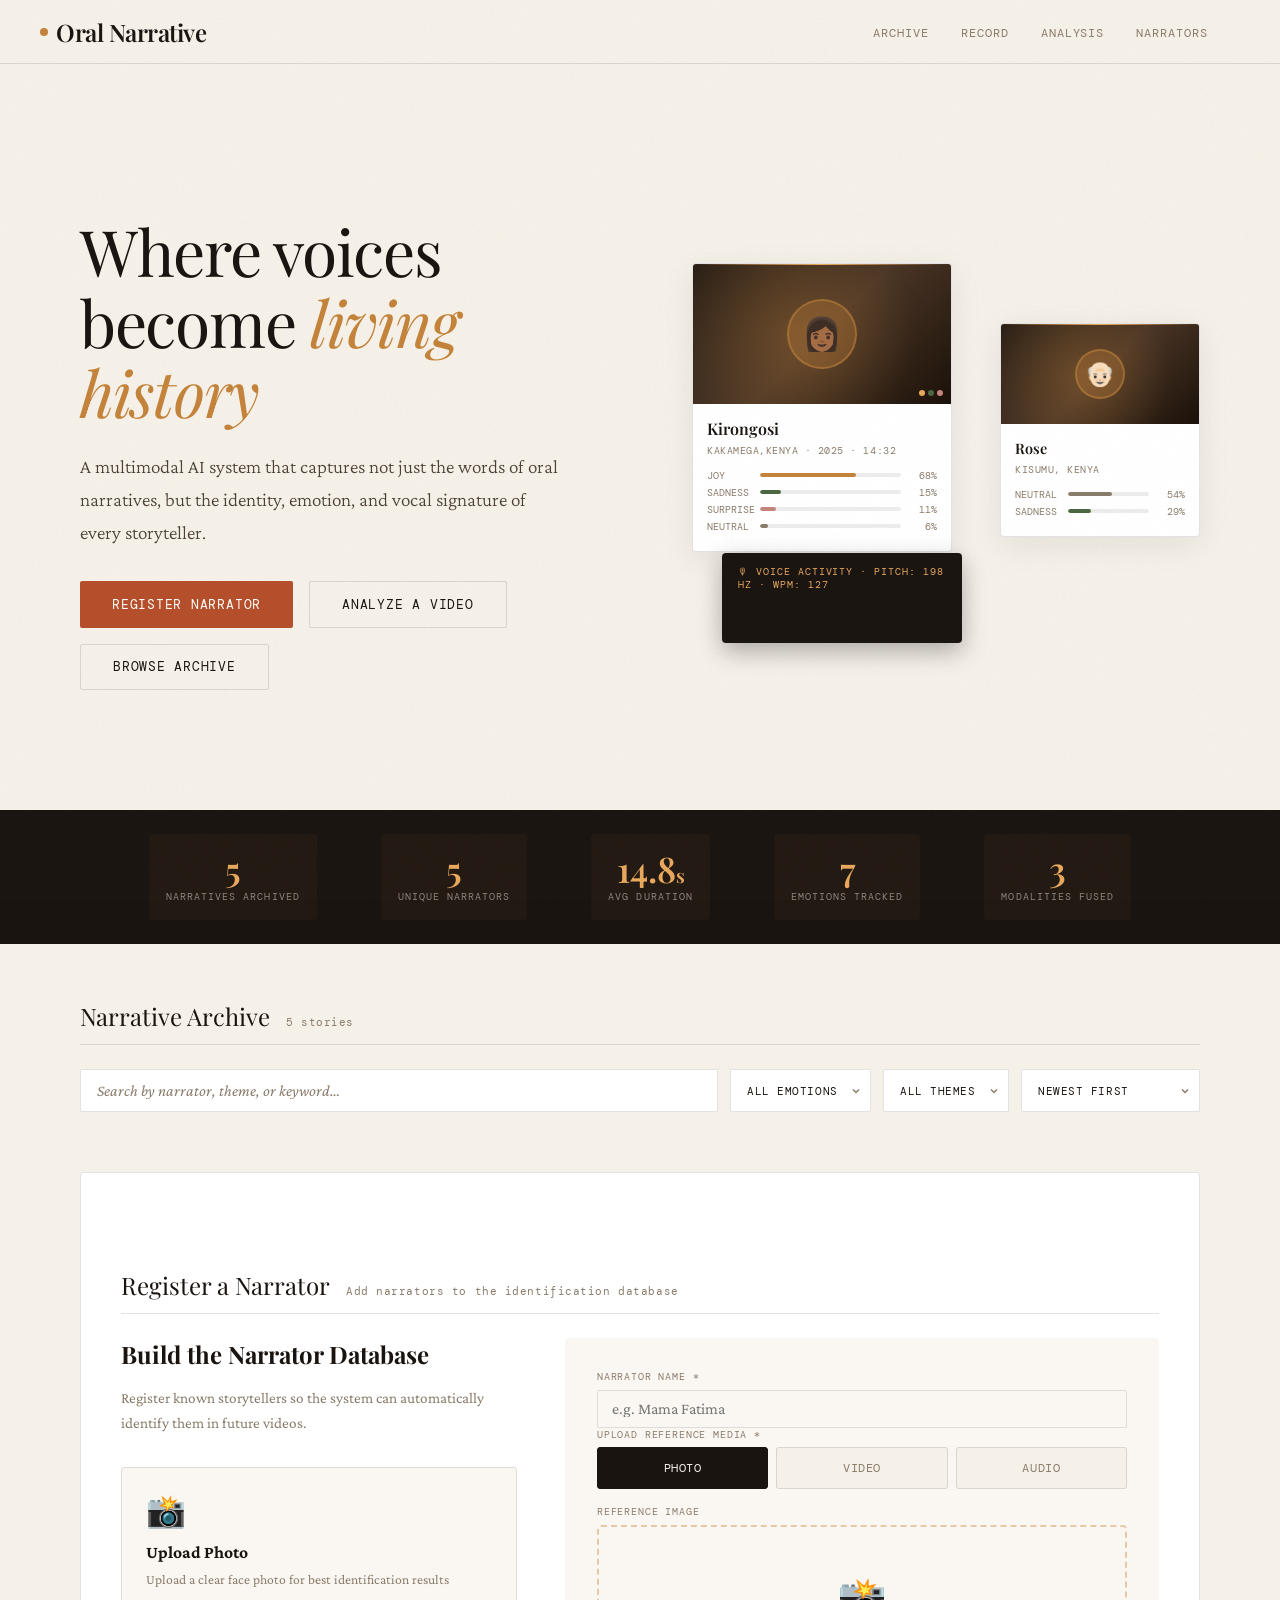
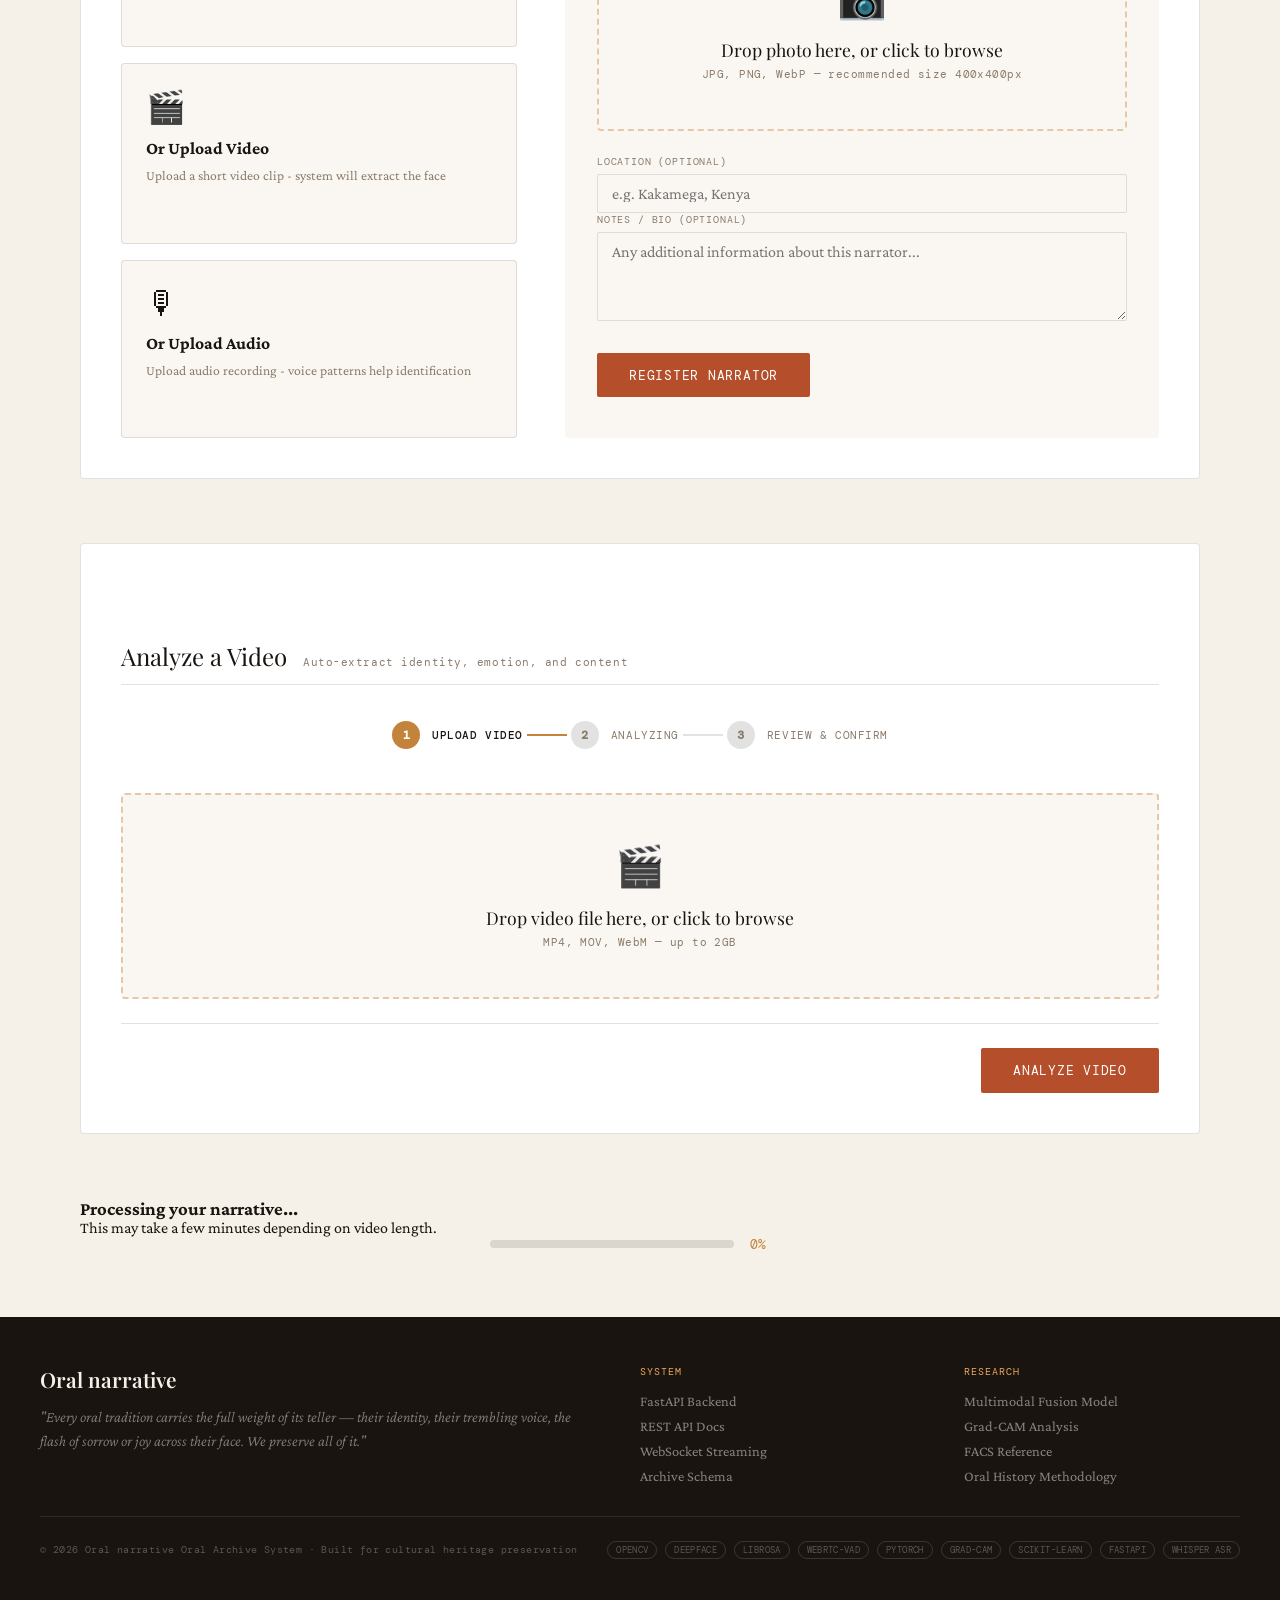
<file: frontend/index.html>
<!DOCTYPE html>
<html lang="en">
<head>
<meta charset="UTF-8">
<meta name="viewport" content="width=device-width, initial-scale=1.0">
<title>Oral narrative  — Oral Narrative Preservation</title>
<link rel="preconnect" href="https://fonts.googleapis.com">
<link href="https://fonts.googleapis.com/css2?family=Playfair+Display:ital,wght@0,400;0,600;1,400&family=DM+Mono:wght@300;400&family=Crimson+Pro:ital,wght=0,300;0,400;1,300&display=swap" rel="stylesheet">
<link rel="stylesheet" href="css/styles.css">
</head>
<body>

<a href="#archive" class="skip-link">Skip to main content</a>
<nav aria-label="Main navigation">
  <div class="nav-logo">
    <span></span>
    Oral Narrative
  </div>
  <button class="mobile-menu-toggle" onclick="toggleMobileMenu()" aria-label="Toggle menu">
    <span></span>
    <span></span>
    <span></span>
  </button>
  <ul class="nav-links">
    <li><a href="index.html#archive">Archive</a></li>
    <li><a href="index.html#upload">Record</a></li>
    <li><a href="analysis.html">Analysis</a></li>
    <li><a href="narrators.html">Narrators</a></li>
    <li class="admin-only" style="display:none;"><a href="admin.html">Admin</a></li>
    <li id="auth-container"></li>
  </ul>
</nav>

<section>
  <div class="hero">
    <div class="hero-text fade-up">
      <h1>Where voices become <em>living history</em></h1>
      <p>A multimodal AI system that captures not just the words of oral narratives, but the identity, emotion, and vocal signature of every storyteller.</p>
      <div class="hero-actions">
        <button class="btn-primary" onclick="document.getElementById('register-narrator').scrollIntoView({behavior:'smooth'})">Register Narrator</button>
        <button class="btn-secondary" onclick="document.getElementById('upload').scrollIntoView({behavior:'smooth'})">Analyze a Video</button>
        <button class="btn-secondary" onclick="document.getElementById('archive').scrollIntoView({behavior:'smooth'})">Browse Archive</button>
      </div>
    </div>
    <div class="hero-visual">
      <div class="narrator-card main">
        <div class="card-video">
          <div class="face-placeholder">👩🏾</div>
          <div class="face-scan"><div class="scan-line"></div></div>
          <div class="emotion-dots">
            <div class="emotion-dot" style="background:#e8a85c"></div>
            <div class="emotion-dot" style="background:#4a6741"></div>
            <div class="emotion-dot" style="background:#c4857a"></div>
          </div>
        </div>
        <div class="card-info">
          <div class="card-narrator-name">Kirongosi</div>
          <div class="card-meta">Kakamega,Kenya · 2025 · 14:32</div>
          <div class="emotion-bar-row">
            <div class="emotion-label">Joy</div>
            <div class="emotion-bar"><div class="emotion-fill" style="width:68%;background:#c4833a"></div></div>
            <div class="emotion-val">68%</div>
          </div>
          <div class="emotion-bar-row">
            <div class="emotion-label">Sadness</div>
            <div class="emotion-bar"><div class="emotion-fill" style="width:15%;background:#4a6741"></div></div>
            <div class="emotion-val">15%</div>
          </div>
          <div class="emotion-bar-row">
            <div class="emotion-label">Surprise</div>
            <div class="emotion-bar"><div class="emotion-fill" style="width:11%;background:#c4857a"></div></div>
            <div class="emotion-val">11%</div>
          </div>
          <div class="emotion-bar-row">
            <div class="emotion-label">Neutral</div>
            <div class="emotion-bar"><div class="emotion-fill" style="width:6%;background:#8a7b6a"></div></div>
            <div class="emotion-val">6%</div>
          </div>
        </div>
      </div>
      <div class="narrator-card secondary">
        <div class="card-video" style="height:100px">
          <div class="face-placeholder" style="width:50px;height:50px;font-size:1.5rem">👴🏻</div>
          <div class="face-scan"><div class="scan-line"></div></div>
        </div>
        <div class="card-info">
          <div class="card-narrator-name" style="font-size:0.9rem">Rose</div>
          <div class="card-meta">Kisumu, Kenya</div>
          <div class="emotion-bar-row">
            <div class="emotion-label">Neutral</div>
            <div class="emotion-bar"><div class="emotion-fill" style="width:54%;background:#8a7b6a"></div></div>
            <div class="emotion-val">54%</div>
          </div>
          <div class="emotion-bar-row">
            <div class="emotion-label">Sadness</div>
            <div class="emotion-bar"><div class="emotion-fill" style="width:29%;background:#4a6741"></div></div>
            <div class="emotion-val">29%</div>
          </div>
        </div>
      </div>
      <div class="waveform-card">
        <div class="waveform-label">🎙 Voice Activity · Pitch: 198 Hz · WPM: 127</div>
        <div class="waveform-bars" id="heroWave"></div>
      </div>
    </div>
  </div>
</section>

<div class="stats-bar">
  <div class="stat-item">
    <span class="stat-number" id="statNarratives">5</span>
    <span class="stat-label">Narratives Archived</span>
  </div>
  <div class="stat-item">
    <span class="stat-number" id="statNarrators">5</span>
    <span class="stat-label">Unique Narrators</span>
  </div>
  <div class="stat-item">
    <span class="stat-number">14.8<small style="font-size:1.2rem">s</small></span>
    <span class="stat-label">Avg Duration</span>
  </div>
  <div class="stat-item">
    <span class="stat-number">7</span>
    <span class="stat-label">Emotions Tracked</span>
  </div>
  <div class="stat-item">
    <span class="stat-number">3</span>
    <span class="stat-label">Modalities Fused</span>
  </div>
</div>

<main>
  <section id="archive">
    <div class="section-header">
      <h2 class="section-title">Narrative Archive</h2>
      <span class="section-count" id="archiveCount">5 stories</span>
    </div>
    <div class="search-controls" role="search">
      <div class="search-field">
        <span class="search-icon" aria-hidden="true">⌕</span>
        <input type="text" id="searchInput" placeholder="Search by narrator, theme, or keyword…" oninput="debounceFilter()" aria-label="Search narratives">
      </div>
      <select class="filter-select" id="emotionFilter" onchange="filterNarratives()" aria-label="Filter by emotion">
        <option value="">All Emotions</option>
        <option value="joy">Joy</option>
        <option value="sadness">Sadness</option>
        <option value="neutral">Neutral</option>
        <option value="surprise">Surprise</option>
        <option value="anger">Anger</option>
        <option value="fear">Fear</option>
      </select>
      <select class="filter-select" id="themeFilter" onchange="filterNarratives()" aria-label="Filter by theme">
        <option value="">All Themes</option>
        <option value="memory">Memory</option>
        <option value="family">Family</option>
        <option value="labor">Labor</option>
        <option value="migration">Migration</option>
        <option value="music">Music</option>
        <option value="food">Food</option>
        <option value="community">Community</option>
      </select>
      <select class="filter-select" id="sortSelect" onchange="filterNarratives()" aria-label="Sort narratives">
        <option value="newest">Newest First</option>
        <option value="oldest">Oldest First</option>
        <option value="duration_desc">Longest Duration</option>
        <option value="duration_asc">Shortest Duration</option>
        <option value="title">Title A-Z</option>
      </select>
    </div>
    <div class="active-filters" id="activeFilters"></div>
    <div class="logged-in-filters" id="loggedInFilters" style="display:none;">
      <label class="checkbox-label">
        <input type="checkbox" id="myNarrativesFilter" onchange="filterNarratives()">
        <span>Show only my narratives</span>
      </label>
    </div>
    <div class="narrative-grid" id="narrativeGrid" role="list" aria-label="Narratives"></div>
  </section>

  <section id="register-narrator">
    <div class="section-header">
      <h2 class="section-title">Register a Narrator</h2>
      <span class="section-count">Add narrators to the identification database</span>
    </div>
    <div class="two-column-layout">
      <div class="register-info">
        <h3>Build the Narrator Database</h3>
        <p>Register known storytellers so the system can automatically identify them in future videos.</p>
        
        <div class="info-cards">
          <div class="info-card">
            <div class="info-icon">📸</div>
            <h4>Upload Photo</h4>
            <p>Upload a clear face photo for best identification results</p>
          </div>
          <div class="info-card">
            <div class="info-icon">🎬</div>
            <h4>Or Upload Video</h4>
            <p>Upload a short video clip - system will extract the face</p>
          </div>
          <div class="info-card">
            <div class="info-icon">🎙</div>
            <h4>Or Upload Audio</h4>
            <p>Upload audio recording - voice patterns help identification</p>
          </div>
        </div>
      </div>
      
      <div class="register-form">
        <div class="form-group">
          <label class="form-label">Narrator Name *</label>
          <input class="form-input" type="text" id="regNarratorName" placeholder="e.g. Mama Fatima">
        </div>
        
        <div class="form-group">
          <label class="form-label">Upload Reference Media *</label>
          <div class="media-upload-tabs">
            <button class="media-tab active" data-type="image" onclick="switchMediaTab('image')">Photo</button>
            <button class="media-tab" data-type="video" onclick="switchMediaTab('video')">Video</button>
            <button class="media-tab" data-type="audio" onclick="switchMediaTab('audio')">Audio</button>
          </div>
        </div>
        
        <div class="form-group" id="imageUploadGroup">
          <label class="form-label">Reference Image</label>
          <div class="upload-dropzone" id="imageDropzone">
            <input type="file" id="imageInput" accept="image/*" onchange="handleMediaSelect(event, 'image')">
            <div class="upload-icon">📸</div>
            <div class="upload-text">Drop photo here, or click to browse</div>
            <div class="upload-hint">JPG, PNG, WebP — recommended size 400x400px</div>
            <div id="selectedImage" class="selected-file"></div>
          </div>
        </div>
        
        <div class="form-group" id="videoUploadGroup" style="display:none;">
          <label class="form-label">Reference Video</label>
          <div class="upload-dropzone" id="videoDropzone">
            <input type="file" id="regVideoInput" accept="video/*" onchange="handleMediaSelect(event, 'video')">
            <div class="upload-icon">🎬</div>
            <div class="upload-text">Drop video here, or click to browse</div>
            <div class="upload-hint">MP4, MOV — will extract face automatically</div>
            <div id="selectedRegVideo" class="selected-file"></div>
          </div>
        </div>
        
        <div class="form-group" id="audioUploadGroup" style="display:none;">
          <label class="form-label">Reference Audio</label>
          <div class="upload-dropzone" id="audioDropzone">
            <input type="file" id="audioInput" accept="audio/*" onchange="handleMediaSelect(event, 'audio')">
            <div class="upload-icon">🎙</div>
            <div class="upload-text">Drop audio here, or click to browse</div>
            <div class="upload-hint">MP3, WAV, OGG — voice pattern analysis</div>
            <div id="selectedAudio" class="selected-file"></div>
          </div>
        </div>
        
        <div class="form-group">
          <label class="form-label">Location (optional)</label>
          <input class="form-input" type="text" id="regLocation" placeholder="e.g. Kakamega, Kenya">
        </div>
        
        <div class="form-group">
          <label class="form-label">Notes / Bio (optional)</label>
          <textarea class="form-textarea" id="regBio" placeholder="Any additional information about this narrator..." rows="4"></textarea>
        </div>
        
        <div class="form-actions">
          <button class="btn-primary" onclick="registerNarrator()" id="registerBtn" disabled>Register Narrator</button>
        </div>
        
        <div class="register-status" id="registerStatus"></div>
      </div>
    </div>
  </section>

  <section id="upload">
    <div class="section-header">
      <h2 class="section-title">Analyze a Video</h2>
      <span class="section-count">Auto-extract identity, emotion, and content</span>
    </div>
    <div id="processingBanner" class="processing-banner">
      <div class="processing-spinner"></div>
      <div class="processing-text" id="processingText">Analyzing facial features…</div>
      <div class="progress-bar-wrap">
        <div class="progress-bar-fill" id="progressFill"></div>
      </div>
    </div>
    <div id="upload-form-wrap">
      <div class="upload-steps">
        <div class="upload-step active" data-step="1">
          <span class="step-number">1</span>
          <span class="step-label">Upload Video</span>
        </div>
        <div class="upload-step" data-step="2">
          <span class="step-number">2</span>
          <span class="step-label">Analyzing</span>
        </div>
        <div class="upload-step" data-step="3">
          <span class="step-number">3</span>
          <span class="step-label">Review & Confirm</span>
        </div>
      </div>
      <div class="upload-step-content" id="step1Content">
        <div class="upload-dropzone" id="dropzone">
          <input type="file" id="videoInput" accept="video/*" onchange="handleFileSelect(event)">
          <div class="upload-icon">🎬</div>
          <div class="upload-text">Drop video file here, or click to browse</div>
          <div class="upload-hint">MP4, MOV, WebM — up to 2GB</div>
          <div id="selectedFile" class="selected-file"></div>
        </div>
        <div class="upload-error" id="uploadError"></div>
        <div class="step-nav">
          <button class="btn-primary" onclick="analyzeVideo()" id="analyzeVideoBtn" disabled>Analyze Video</button>
        </div>
      </div>
      <div class="upload-step-content" id="step2Content" style="display:none;">
        <div class="processing-display">
          <div class="processing-animation">
            <div class="processing-ring"></div>
            <div class="processing-icon">🎬</div>
          </div>
          <h3 id="processingStage">Processing your video...</h3>
          <p id="processingDesc">Extracting face, voice, and content analysis</p>
          <div class="processing-progress">
            <div class="progress-bar-wrap">
              <div class="progress-bar-fill" id="stepProgressFill"></div>
            </div>
            <span class="progress-pct" id="progressPct">0%</span>
          </div>
        </div>
      </div>
      <div class="upload-step-content" id="step3Content" style="display:none;">
        <div id="review-form" class="analysis-panel">
          <div class="review-header">
            <h3>Analysis Complete!</h3>
            <p>Review and edit the extracted details below</p>
          </div>
          <div class="upload-form">
            <div class="form-group">
              <label class="form-label">Narrative Title *</label>
              <input class="form-input" type="text" id="fTitle" placeholder="The day the river flooded…" required>
              <span class="form-error" id="fTitleError"></span>
            </div>
            <div class="form-group">
              <label class="form-label">Detected Narrator</label>
              <div class="narrator-detected" id="detectedNarrator">
                <span class="detected-name">Unknown #1</span>
                <span class="detected-confidence">Confidence: 85%</span>
                <button class="btn-change" onclick="showNarratorSelector()">Change</button>
              </div>
              <input class="form-input" type="text" id="fNarrator" placeholder="e.g. Kirongosi A" style="display:none;">
            </div>
            <div class="form-group">
              <label class="form-label">Location</label>
              <input class="form-input" type="text" id="fLocation" placeholder="e.g. Kakamega, Kenya">
            </div>
            <div class="form-group">
              <label class="form-label">Detected Themes</label>
              <input class="form-input" type="text" id="fThemes" placeholder="memory, water, community">
            </div>
            <div class="form-group full">
              <label class="form-label">Auto-generated Transcript</label>
              <textarea class="form-textarea" id="fTranscript" placeholder="Transcription will appear here..." rows="6"></textarea>
              <div class="transcript-meta" id="transcriptMeta">
                <span id="transcriptWordCount">0 words</span>
                <span id="transcriptConfidence">Confidence: 95%</span>
              </div>
            </div>
          </div>
        </div>
        <div class="step-nav">
          <button class="btn-secondary" onclick="goToStep(1)">Upload New Video</button>
          <button class="btn-primary" onclick="confirmNarrative()">Confirm & Archive</button>
        </div>
      </div>
    </div>
  </section>
          </div>
          <h3 id="processingStage">Processing your narrative...</h3>
          <p id="processingDesc">This may take a few minutes depending on video length.</p>
          <div class="processing-progress">
            <div class="progress-bar-wrap">
              <div class="progress-bar-fill" id="stepProgressFill"></div>
            </div>
            <span class="progress-pct" id="progressPct">0%</span>
          </div>
        </div>
      </div>
    </div>
  </section>
</main>

<div class="modal-overlay" id="narrativeModal" onclick="closeModal(event)">
  <div class="modal">
    <div class="modal-header">
      <div>
        <div class="modal-title" id="modalTitle">—</div>
        <div class="modal-narrator" id="modalNarrator">—</div>
      </div>
      <div class="modal-actions">
        <button class="modal-action-btn" onclick="shareNarrative()" title="Share">
          <svg width="18" height="18" viewBox="0 0 24 24" fill="none" stroke="currentColor" stroke-width="2">
            <circle cx="18" cy="5" r="3"/>
            <circle cx="6" cy="12" r="3"/>
            <circle cx="18" cy="19" r="3"/>
            <line x1="8.59" y1="13.51" x2="15.42" y2="17.49"/>
            <line x1="15.41" y1="6.51" x2="8.59" y2="10.49"/>
          </svg>
        </button>
        <button class="modal-close" onclick="closeModalDirect()">✕</button>
      </div>
    </div>
    <div class="modal-body">
      <div>
        <div class="modal-video" id="modalVideo">
          <div class="play-btn">▶</div>
        </div>
        <div style="margin-top:1rem">
          <div class="timeline-label" style="margin-bottom:0.5rem;display:flex;justify-content:space-between">
            <span>Emotion Timeline</span>
            <span id="modalDuration">—</span>
          </div>
          <div class="timeline-bar" id="modalEmotionBar"></div>
        </div>
        <div style="margin-top:1rem;display:flex;gap:0.5rem;flex-wrap:wrap" id="modalTags"></div>
      </div>
      <div>
        <p style="font-family:'DM Mono',monospace;font-size:0.62rem;letter-spacing:0.08em;text-transform:uppercase;color:var(--mid);margin-bottom:0.75rem">Transcript</p>
        <div class="modal-transcript" id="modalTranscript"></div>
        <div style="margin-top:1.25rem">
          <p style="font-family:'DM Mono',monospace;font-size:0.62rem;letter-spacing:0.08em;text-transform:uppercase;color:var(--mid);margin-bottom:0.75rem">Narrator Profile</p>
          <div id="modalProfile" style="display:grid;grid-template-columns:1fr 1fr;gap:0.5rem"></div>
        </div>
      </div>
    </div>
  </div>
</div>

<footer>
  <div class="footer-inner">
    <div>
      <div class="footer-brand">Oral narrative </div>
      <p class="footer-tagline">"Every oral tradition carries the full weight of its teller — their identity, their trembling voice, the flash of sorrow or joy across their face. We preserve all of it."</p>
    </div>
    <div>
      <div class="footer-col-title">System</div>
      <ul class="footer-links">
        <li><a href="#">FastAPI Backend</a></li>
        <li><a href="#">REST API Docs</a></li>
        <li><a href="#">WebSocket Streaming</a></li>
        <li><a href="#">Archive Schema</a></li>
      </ul>
    </div>
    <div>
      <div class="footer-col-title">Research</div>
      <ul class="footer-links">
        <li><a href="#">Multimodal Fusion Model</a></li>
        <li><a href="#">Grad-CAM Analysis</a></li>
        <li><a href="#">FACS Reference</a></li>
        <li><a href="#">Oral History Methodology</a></li>
      </ul>
    </div>
  </div>
  <div class="footer-bottom">
    <span class="footer-bottom-text">© 2026 Oral narrative  Oral Archive System · Built for cultural heritage preservation</span>
    <div class="tech-stack">
      <span class="tech-badge">OpenCV</span>
      <span class="tech-badge">DeepFace</span>
      <span class="tech-badge">Librosa</span>
      <span class="tech-badge">WebRTC-VAD</span>
      <span class="tech-badge">PyTorch</span>
      <span class="tech-badge">Grad-CAM</span>
      <span class="tech-badge">scikit-learn</span>
      <span class="tech-badge">FastAPI</span>
      <span class="tech-badge">Whisper ASR</span>
    </div>
  </div>
</footer>

<div class="modal-overlay" id="loginModal" onclick="if(event.target===this)closeLoginModal()">
  <div class="modal modal-auth">
    <div class="modal-header">
      <div>
        <div class="modal-title">Login</div>
        <div class="modal-narrator">Access your account</div>
      </div>
      <button class="modal-close" onclick="closeLoginModal()">✕</button>
    </div>
    <div class="modal-body">
      <form id="loginForm" onsubmit="handleLogin(event)">
        <div class="form-group">
          <label class="form-label">Email</label>
          <input class="form-input" type="email" id="loginEmail" required placeholder="you@example.com">
        </div>
        <div class="form-group">
          <label class="form-label">Password</label>
          <input class="form-input" type="password" id="loginPassword" required placeholder="••••••••">
        </div>
        <div id="loginError" class="auth-error" style="display:none;color:var(--terracotta);font-size:0.85rem;margin-bottom:1rem;"></div>
        <div class="form-group" style="display:flex;gap:1rem;flex-direction:column;">
          <button type="submit" class="btn-primary" style="width:100%">Login</button>
          <p style="text-align:center;font-size:0.85rem;color:var(--mid);">
            Don't have an account? <a href="#" onclick="openRegisterModal()" style="color:var(--amber);">Register</a>
          </p>
        </div>
      </form>
    </div>
  </div>
</div>

<div class="modal-overlay" id="registerModal" onclick="if(event.target===this)closeRegisterModal()">
  <div class="modal modal-auth">
    <div class="modal-header">
      <div>
        <div class="modal-title">Create Account</div>
        <div class="modal-narrator">Join the oral history archive</div>
      </div>
      <button class="modal-close" onclick="closeRegisterModal()">✕</button>
    </div>
    <div class="modal-body">
      <form id="registerForm" onsubmit="handleRegister(event)">
        <div class="form-group">
          <label class="form-label">Full Name</label>
          <input class="form-input" type="text" id="registerName" placeholder="Your name">
        </div>
        <div class="form-group">
          <label class="form-label">Email</label>
          <input class="form-input" type="email" id="registerEmail" required placeholder="you@example.com">
        </div>
        <div class="form-group">
          <label class="form-label">Password</label>
          <input class="form-input" type="password" id="registerPassword" required minlength="6" placeholder="Min 6 characters">
        </div>
        <div id="registerError" class="auth-error" style="display:none;color:var(--terracotta);font-size:0.85rem;margin-bottom:1rem;"></div>
        <div class="form-group" style="display:flex;gap:1rem;flex-direction:column;">
          <button type="submit" class="btn-primary" style="width:100%">Create Account</button>
          <p style="text-align:center;font-size:0.85rem;color:var(--mid);">
            Already have an account? <a href="#" onclick="openLoginModal()" style="color:var(--amber);">Login</a>
          </p>
        </div>
      </form>
    </div>
  </div>
</div>

<script src="js/api.js"></script>
<script src="js/auth.js"></script>
<script src="js/app.js"></script>
</body>
</html>
</file>
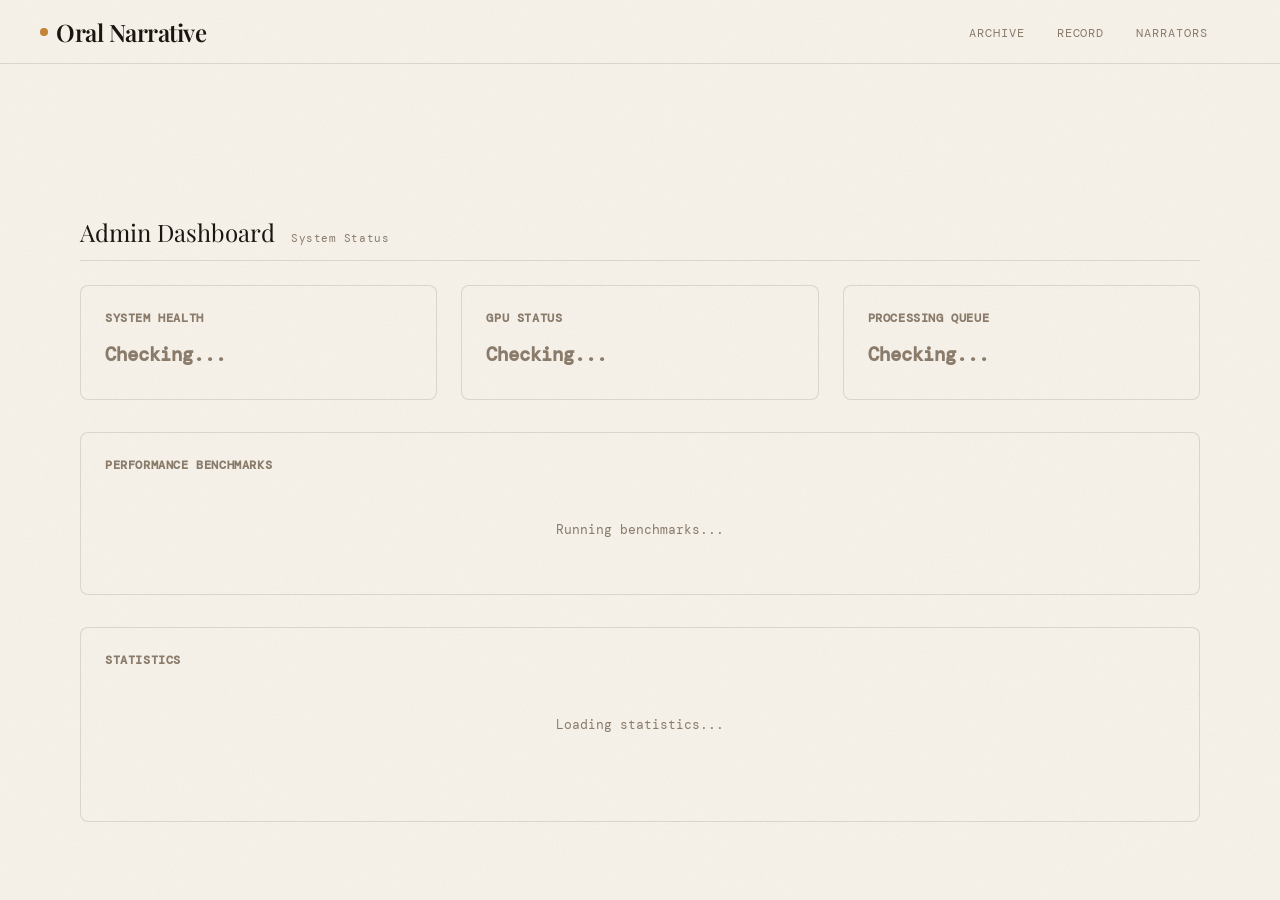
<file: frontend/admin.html>
<!DOCTYPE html>
<html lang="en">
<head>
<meta charset="UTF-8">
<meta name="viewport" content="width=device-width, initial-scale=1.0">
<title>Admin Dashboard — Oral Narrative Preservation</title>
<link rel="preconnect" href="https://fonts.googleapis.com">
<link href="https://fonts.googleapis.com/css2?family=Playfair+Display:ital,wght@0,400;0,600;1,400&family=DM+Mono:wght@300;400&family=Crimson+Pro:ital,wght=0,300;0,400;1,300&display=swap" rel="stylesheet">
<link rel="stylesheet" href="css/styles.css">
</head>
<body>

<nav>
  <div class="nav-logo">
    <span></span>
    <a href="index.html" style="color:inherit;text-decoration:none;">Oral Narrative</a>
  </div>
  <ul class="nav-links">
    <li><a href="index.html#archive">Archive</a></li>
    <li><a href="index.html#upload">Record</a></li>
    <li><a href="narrators.html">Narrators</a></li>
    <li id="auth-container"></li>
  </ul>
</nav>

<main style="padding-top:6rem;">
  <section>
    <div class="section-header">
      <h2 class="section-title">Admin Dashboard</h2>
      <span class="section-count" id="dashboardStatus">System Status</span>
    </div>
    
    <div class="admin-grid">
      <div class="admin-card">
        <h3>System Health</h3>
        <div id="healthStatus" class="admin-status loading">Checking...</div>
        <div id="healthDetails" class="admin-details"></div>
      </div>
      
      <div class="admin-card">
        <h3>GPU Status</h3>
        <div id="gpuStatus" class="admin-status loading">Checking...</div>
        <div id="gpuDetails" class="admin-details"></div>
      </div>
      
      <div class="admin-card">
        <h3>Processing Queue</h3>
        <div id="queueStatus" class="admin-status loading">Checking...</div>
        <div id="queueDetails" class="admin-details"></div>
      </div>
    </div>
    
    <div class="admin-section">
      <h3>Performance Benchmarks</h3>
      <div id="benchmarkResults" class="benchmark-grid">
        <div class="loading-state" style="grid-column:1/-1;text-align:center;padding:2rem;">
          <div style="font-family:'DM Mono',monospace;color:var(--mid);font-size:0.8rem;">Running benchmarks...</div>
        </div>
      </div>
    </div>
    
    <div class="admin-section">
      <h3>Statistics</h3>
      <div id="statsResults" class="stats-grid">
        <div class="loading-state" style="grid-column:1/-1;text-align:center;padding:2rem;">
          <div style="font-family:'DM Mono',monospace;color:var(--mid);font-size:0.8rem;">Loading statistics...</div>
        </div>
      </div>
    </div>
  </section>
</main>



<script src="js/api.js"></script>
<script src="js/auth.js"></script>
<script>
let healthData = null;
let queueData = null;
let statsData = null;
let benchmarkData = null;

async function loadAdminData() {
  await Promise.all([
    loadHealth(),
    loadStats(),
    loadBenchmarks(),
    loadQueue()
  ]);
}

async function loadHealth() {
  try {
    healthData = await API.stats.health();
    renderHealthStatus();
  } catch (error) {
    console.error('Failed to load health:', error);
    renderHealthError(error);
  }
}

async function loadStats() {
  try {
    statsData = await API.stats.get();
    renderStats();
  } catch (error) {
    console.error('Failed to load stats:', error);
    renderStatsError(error);
  }
}

async function loadBenchmarks() {
  try {
    benchmarkData = await API.stats.benchmark();
    renderBenchmarks();
  } catch (error) {
    console.error('Failed to load benchmarks:', error);
    renderBenchmarksError(error);
  }
}

async function loadQueue() {
  try {
    queueData = await API.queue.status();
    renderQueue();
  } catch (error) {
    console.error('Failed to load queue:', error);
    renderQueueError(error);
  }
}

function renderHealthStatus() {
  const statusEl = document.getElementById('healthStatus');
  const detailsEl = document.getElementById('healthDetails');
  
  if (healthData && healthData.status === 'healthy') {
    statusEl.textContent = '● Healthy';
    statusEl.className = 'admin-status healthy';
    
    const system = healthData.system || {};
    detailsEl.innerHTML = `
      <div>CPU: ${system.cpu_percent ? system.cpu_percent.toFixed(1) : 'N/A'}%</div>
      <div>Memory: ${system.memory_percent ? system.memory_percent.toFixed(1) : 'N/A'}%</div>
      <div>Disk: ${system.disk_percent ? system.disk_percent.toFixed(1) : 'N/A'}%</div>
    `;
    
    renderGpuStatus(healthData.gpu);
  } else {
    statusEl.textContent = '● Issues';
    statusEl.className = 'admin-status error';
    detailsEl.innerHTML = '<div>System health issues detected</div>';
  }
}

function renderGpuStatus(gpu) {
  const statusEl = document.getElementById('gpuStatus');
  const detailsEl = document.getElementById('gpuDetails');
  
  if (gpu && gpu.available) {
    statusEl.textContent = '● Available';
    statusEl.className = 'admin-status healthy';
    detailsEl.innerHTML = `
      <div>${gpu.name || 'GPU'}</div>
      <div>Memory: ${gpu.memory_used || 0}/${gpu.memory_total || 0} MB</div>
    `;
  } else {
    statusEl.textContent = '● Not Available';
    statusEl.className = 'admin-status warning';
    detailsEl.innerHTML = '<div>Running on CPU</div>';
  }
}

function renderHealthError(error) {
  const statusEl = document.getElementById('healthStatus');
  const detailsEl = document.getElementById('healthDetails');
  statusEl.textContent = '● Error';
  statusEl.className = 'admin-status error';
  detailsEl.innerHTML = `<div>${error.message}</div>`;
  
  document.getElementById('gpuStatus').textContent = '● Unknown';
  document.getElementById('gpuStatus').className = 'admin-status warning';
  document.getElementById('gpuDetails').innerHTML = '<div>Unable to check</div>';
}

function renderQueue() {
  const statusEl = document.getElementById('queueStatus');
  const detailsEl = document.getElementById('queueDetails');
  
  if (queueData) {
    const activeCount = queueData.active_tasks || 0;
    const workerCount = queueData.worker_count || 0;
    
    statusEl.textContent = activeCount > 0 ? `● Active (${activeCount})` : '● Idle';
    statusEl.className = activeCount > 0 ? 'admin-status warning' : 'admin-status healthy';
    
    detailsEl.innerHTML = `
      <div>Workers: ${workerCount}</div>
      <div>Reserved: ${queueData.reserved_tasks || 0}</div>
    `;
  }
}

function renderQueueError(error) {
  const statusEl = document.getElementById('queueStatus');
  const detailsEl = document.getElementById('queueDetails');
  statusEl.textContent = '● Unavailable';
  statusEl.className = 'admin-status warning';
  detailsEl.innerHTML = '<div>Celery not running</div>';
}

function renderStats() {
  const container = document.getElementById('statsResults');
  
  if (statsData) {
    container.innerHTML = `
      <div class="stat-item">
        <div class="label">Narratives</div>
        <div class="value">${statsData.total_narratives || statsData.narrative_count || 0}</div>
        <div class="unit">total</div>
      </div>
      <div class="stat-item">
        <div class="label">Narrators</div>
        <div class="value">${statsData.unique_narrators || statsData.narrator_count || 0}</div>
        <div class="unit">unique</div>
      </div>
      <div class="stat-item">
        <div class="label">Avg Duration</div>
        <div class="value">${Math.round(statsData.avg_duration_sec || statsData.avg_duration || 0)}</div>
        <div class="unit">seconds</div>
      </div>
      <div class="stat-item">
        <div class="label">Processing</div>
        <div class="value">${statsData.processing_count || statsData.pending || 0}</div>
        <div class="unit">in queue</div>
      </div>
      <div class="stat-item">
        <div class="label">Complete</div>
        <div class="value">${statsData.complete_count || statsData.completed || 0}</div>
        <div class="unit">analyzed</div>
      </div>
      <div class="stat-item">
        <div class="label">Failed</div>
        <div class="value">${statsData.failed_count || statsData.failed || 0}</div>
        <div class="unit">errors</div>
      </div>
    `;
  }
}

function renderStatsError(error) {
  const container = document.getElementById('statsResults');
  container.innerHTML = `<div style="grid-column:1/-1;text-align:center;color:var(--terracotta);">Failed to load: ${error.message}</div>`;
}

function renderBenchmarks() {
  const container = document.getElementById('benchmarkResults');
  
  if (benchmarkData) {
    const items = [];
    
    const benchmarks = [
      { key: 'database', label: 'Database Query' },
      { key: 'redis', label: 'Redis Ping' },
      { key: 'facial_analysis', label: 'Facial Analysis' },
      { key: 'audio_analysis', label: 'Audio Analysis' },
      { key: 'transcription', label: 'Transcription' },
      { key: 'fusion', label: 'Multimodal Fusion' }
    ];
    
    for (const bm of benchmarks) {
      if (benchmarkData[bm.key]) {
        items.push({
          label: bm.label,
          value: benchmarkData[bm.key].avg_time || benchmarkData[bm.key].time || 0,
          unit: 'ms'
        });
      }
    }
    
    if (items.length === 0) {
      container.innerHTML = '<div style="grid-column:1/-1;text-align:center;color:var(--mid);">No benchmark data available</div>';
      return;
    }
    
    container.innerHTML = items.map(item => `
      <div class="benchmark-item">
        <div class="label">${item.label}</div>
        <div class="value">${typeof item.value === 'number' ? item.value.toFixed(1) : item.value}</div>
        <div class="unit">${item.unit}</div>
      </div>
    `).join('');
  }
}

function renderBenchmarksError(error) {
  const container = document.getElementById('benchmarkResults');
  container.innerHTML = `<div style="grid-column:1/-1;text-align:center;color:var(--terracotta);">Failed to run benchmarks: ${error.message}</div>`;
}

document.addEventListener('DOMContentLoaded', async () => {
  await Auth.fetchCurrentUser();
  
  if (!checkAdminAccess()) {
    return;
  }
  
  await loadAdminData();
  
  setInterval(loadAdminData, 30000);
});
</script>
</body>
</html>
</file>
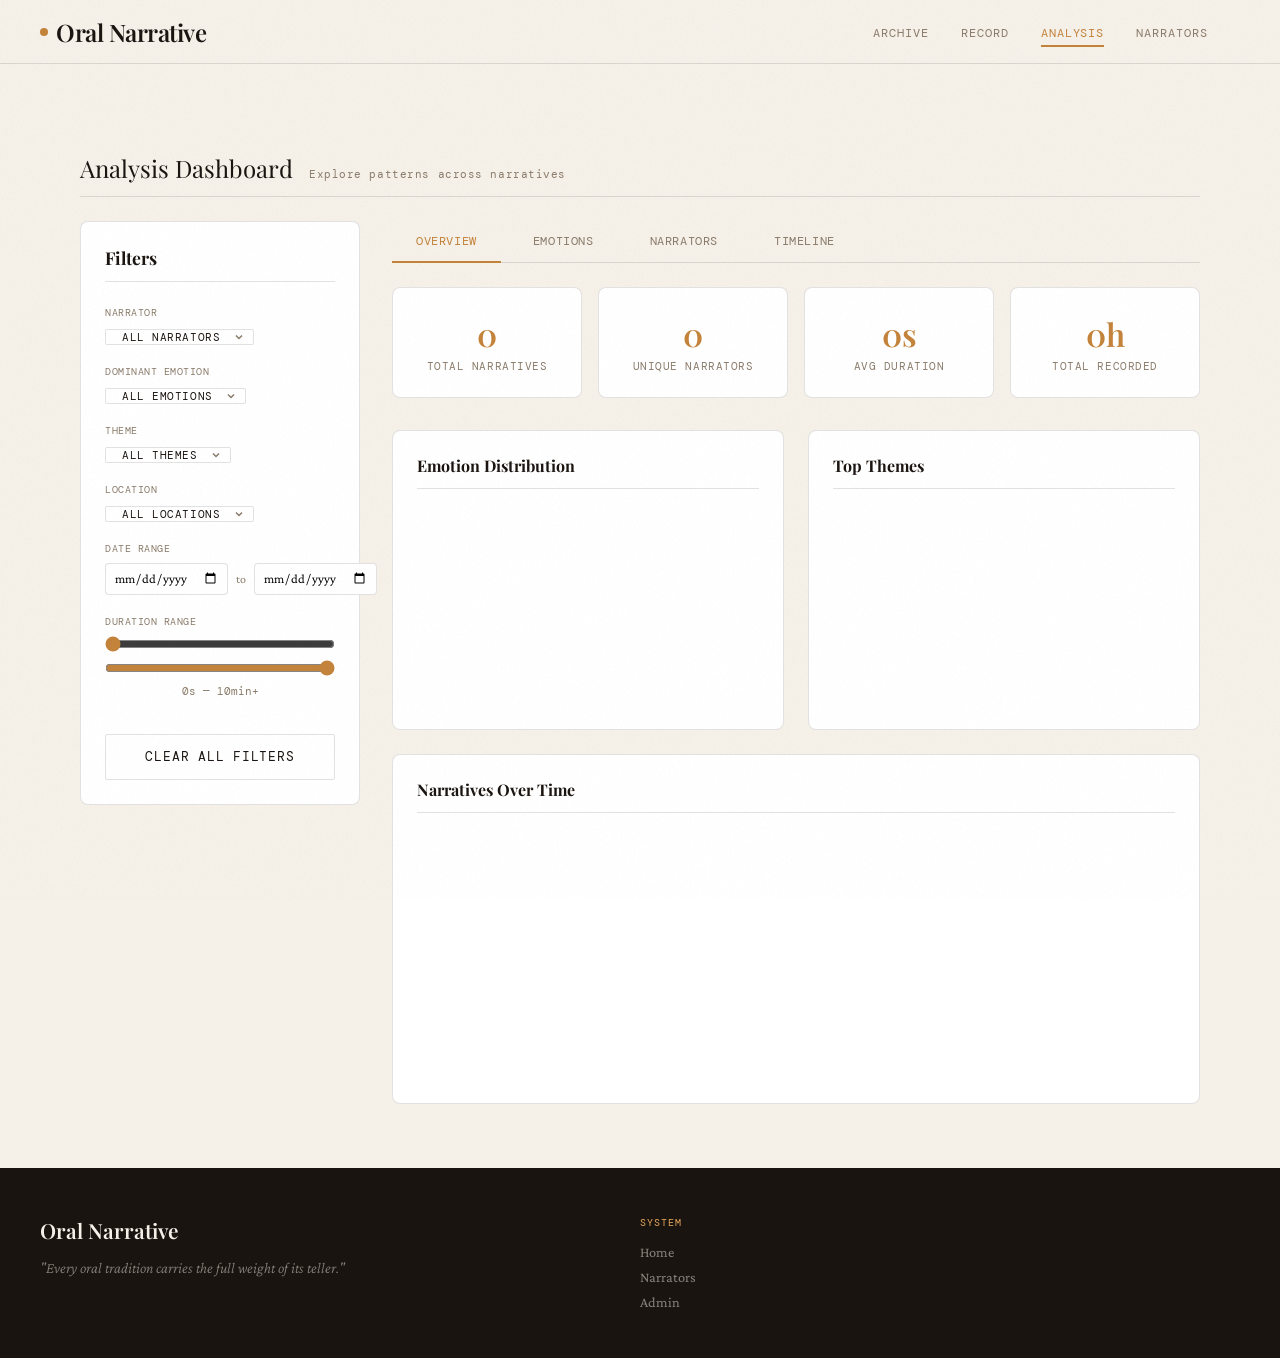
<file: frontend/analysis.html>
<!DOCTYPE html>
<html lang="en">
<head>
<meta charset="UTF-8">
<meta name="viewport" content="width=device-width, initial-scale=1.0">
<title>Analysis Dashboard — Oral Narrative Preservation</title>
<link rel="preconnect" href="https://fonts.googleapis.com">
<link href="https://fonts.googleapis.com/css2?family=Playfair+Display:ital,wght@0,400;0,600;1,400&family=DM+Mono:wght@300;400&family=Crimson+Pro:ital,wght=0,300;0,400;1,300&display=swap" rel="stylesheet">
<link rel="stylesheet" href="css/styles.css">
</head>
<body>

<a href="#main-content" class="skip-link">Skip to main content</a>
<nav aria-label="Main navigation">
  <div class="nav-logo">
    <span></span>
    <a href="index.html" style="color:inherit;text-decoration:none;">Oral Narrative</a>
  </div>
  <button class="mobile-menu-toggle" onclick="toggleMobileMenu()" aria-label="Toggle menu" aria-expanded="false">
    <span></span>
    <span></span>
    <span></span>
  </button>
  <ul class="nav-links">
    <li><a href="index.html#archive">Archive</a></li>
    <li><a href="index.html#upload">Record</a></li>
    <li><a href="analysis.html" class="active">Analysis</a></li>
    <li><a href="narrators.html">Narrators</a></li>
    <li class="admin-only" style="display:none;"><a href="admin.html">Admin</a></li>
    <li id="auth-container"></li>
  </ul>
</nav>

<main id="main-content" class="analysis-page">
  <section class="analysis-header">
    <div class="section-header">
      <h2 class="section-title">Analysis Dashboard</h2>
      <span class="section-count">Explore patterns across narratives</span>
    </div>
  </section>

  <div class="analysis-layout">
    <aside class="analysis-filters">
      <div class="filter-panel">
        <h3 class="filter-panel-title">Filters</h3>
        
        <div class="filter-group">
          <label class="filter-label" for="filterNarrator">Narrator</label>
          <select class="filter-select" id="filterNarrator" onchange="applyAnalysisFilters()">
            <option value="">All Narrators</option>
          </select>
        </div>
        
        <div class="filter-group">
          <label class="filter-label" for="filterEmotion">Dominant Emotion</label>
          <select class="filter-select" id="filterEmotion" onchange="applyAnalysisFilters()">
            <option value="">All Emotions</option>
            <option value="joy">Joy</option>
            <option value="sadness">Sadness</option>
            <option value="neutral">Neutral</option>
            <option value="anger">Anger</option>
            <option value="fear">Fear</option>
            <option value="surprise">Surprise</option>
            <option value="disgust">Disgust</option>
          </select>
        </div>
        
        <div class="filter-group">
          <label class="filter-label" for="filterTheme">Theme</label>
          <select class="filter-select" id="filterTheme" onchange="applyAnalysisFilters()">
            <option value="">All Themes</option>
          </select>
        </div>
        
        <div class="filter-group">
          <label class="filter-label" for="filterLocation">Location</label>
          <select class="filter-select" id="filterLocation" onchange="applyAnalysisFilters()">
            <option value="">All Locations</option>
          </select>
        </div>
        
        <div class="filter-group">
          <label class="filter-label">Date Range</label>
          <div class="date-range">
            <input type="date" class="filter-input" id="filterDateFrom" onchange="applyAnalysisFilters()">
            <span class="date-separator">to</span>
            <input type="date" class="filter-input" id="filterDateTo" onchange="applyAnalysisFilters()">
          </div>
        </div>
        
        <div class="filter-group">
          <label class="filter-label">Duration Range</label>
          <div class="range-slider">
            <input type="range" id="durationMin" min="0" max="600" value="0" oninput="updateDurationLabel()">
            <input type="range" id="durationMax" min="0" max="600" value="600" oninput="updateDurationLabel()">
            <div class="range-label" id="durationLabel">0s — 10min+</div>
          </div>
        </div>
        
        <button class="btn-secondary filter-clear" onclick="clearAnalysisFilters()">Clear All Filters</button>
      </div>
    </aside>

    <div class="analysis-content">
      <div class="analysis-tabs">
        <button class="analysis-tab active" data-tab="overview" onclick="switchAnalysisTab('overview')">Overview</button>
        <button class="analysis-tab" data-tab="emotions" onclick="switchAnalysisTab('emotions')">Emotions</button>
        <button class="analysis-tab" data-tab="narrators" onclick="switchAnalysisTab('narrators')">Narrators</button>
        <button class="analysis-tab" data-tab="timeline" onclick="switchAnalysisTab('timeline')">Timeline</button>
      </div>

      <div class="analysis-tab-content active" id="tab-overview">
        <div class="stats-grid">
          <div class="stat-card">
            <div class="stat-card-value" id="statTotal">0</div>
            <div class="stat-card-label">Total Narratives</div>
          </div>
          <div class="stat-card">
            <div class="stat-card-value" id="statNarrators">0</div>
            <div class="stat-card-label">Unique Narrators</div>
          </div>
          <div class="stat-card">
            <div class="stat-card-value" id="statAvgDuration">0s</div>
            <div class="stat-card-label">Avg Duration</div>
          </div>
          <div class="stat-card">
            <div class="stat-card-value" id="statTotalDuration">0h</div>
            <div class="stat-card-label">Total Recorded</div>
          </div>
        </div>
        
        <div class="chart-row">
          <div class="chart-card">
            <h4 class="chart-title">Emotion Distribution</h4>
            <div class="chart-container" id="emotionDistChart"></div>
          </div>
          <div class="chart-card">
            <h4 class="chart-title">Top Themes</h4>
            <div class="chart-container" id="themesChart"></div>
          </div>
        </div>
        
        <div class="chart-card full-width">
          <h4 class="chart-title">Narratives Over Time</h4>
          <div class="chart-container timeline-chart" id="timelineChart"></div>
        </div>
      </div>

      <div class="analysis-tab-content" id="tab-emotions">
        <div class="emotion-analysis">
          <div class="chart-card">
            <h4 class="chart-title">Emotion Breakdown</h4>
            <div class="emotion-bars" id="emotionBars"></div>
          </div>
          
          <div class="chart-card">
            <h4 class="chart-title">Emotion by Narrator</h4>
            <div class="heatmap-container" id="emotionHeatmap"></div>
          </div>
          
          <div class="chart-card">
            <h4 class="chart-title">Emotion Correlation</h4>
            <p class="chart-description">How emotions relate to narrative duration and themes</p>
            <div class="correlation-matrix" id="emotionCorrelation"></div>
          </div>
        </div>
      </div>

      <div class="analysis-tab-content" id="tab-narrators">
        <div class="narrator-analysis">
          <div class="chart-card">
            <h4 class="chart-title">Narrator Activity</h4>
            <div class="narrator-list" id="narratorList"></div>
          </div>
          
          <div class="chart-card">
            <h4 class="chart-title">Narrator Locations</h4>
            <div class="location-chart" id="locationChart"></div>
          </div>
        </div>
      </div>

      <div class="analysis-tab-content" id="tab-timeline">
        <div class="timeline-analysis">
          <div class="chart-card full-width">
            <h4 class="chart-title">Recording Timeline</h4>
            <div class="timeline-viz" id="recordingTimeline"></div>
          </div>
          
          <div class="chart-card">
            <h4 class="chart-title">Processing Status</h4>
            <div class="status-breakdown" id="statusBreakdown"></div>
          </div>
        </div>
      </div>
    </div>
  </div>
</main>

<footer>
  <div class="footer-inner">
    <div>
      <div class="footer-brand">Oral Narrative</div>
      <p class="footer-tagline">"Every oral tradition carries the full weight of its teller."</p>
    </div>
    <div>
      <div class="footer-col-title">System</div>
      <ul class="footer-links">
        <li><a href="index.html">Home</a></li>
        <li><a href="narrators.html">Narrators</a></li>
        <li><a href="admin.html">Admin</a></li>
      </ul>
    </div>
  </div>
</footer>

<script src="js/api.js"></script>
<script src="js/auth.js"></script>
<script src="js/analysis.js"></script>
</body>
</html>
</file>
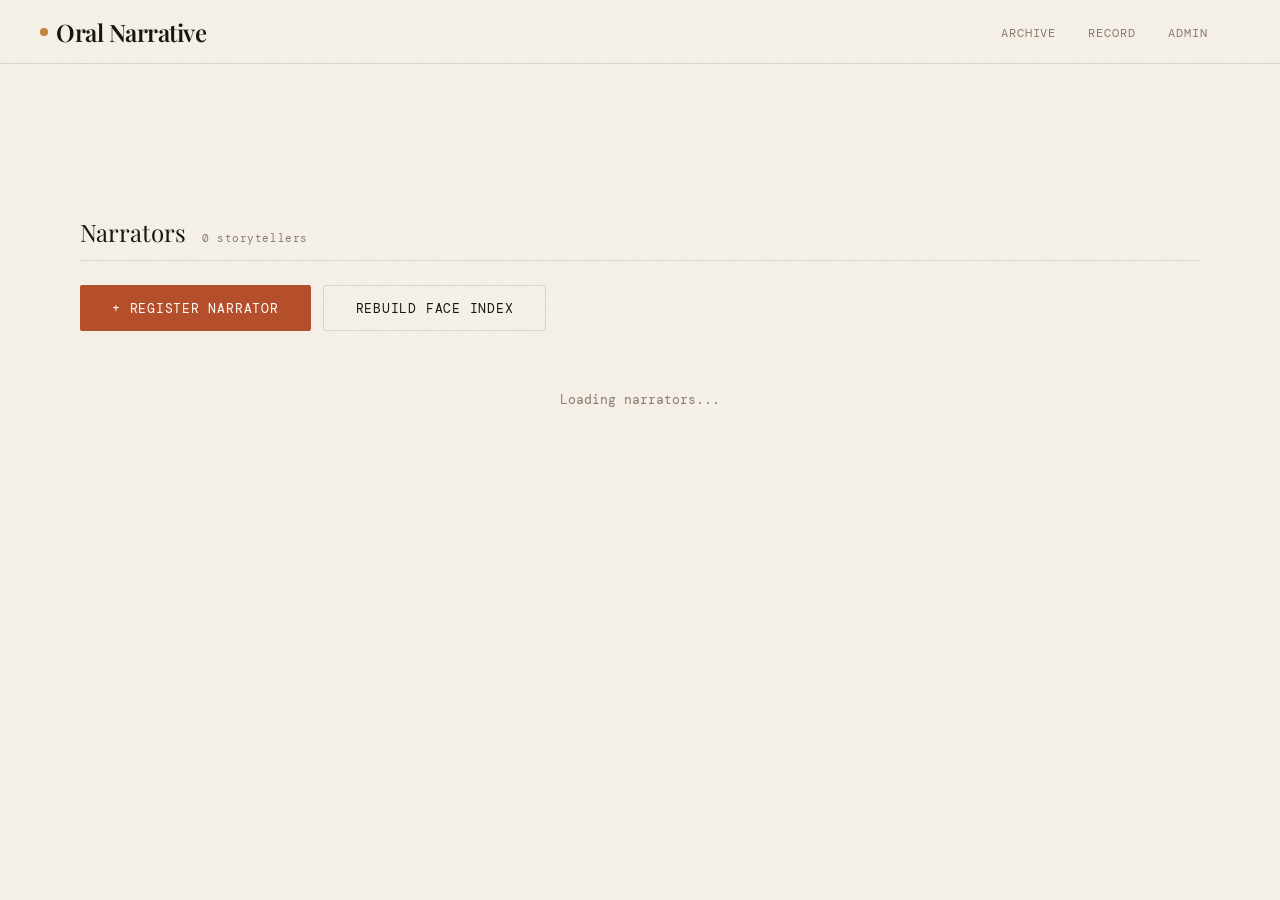
<file: frontend/narrators.html>
<!DOCTYPE html>
<html lang="en">
<head>
<meta charset="UTF-8">
<meta name="viewport" content="width=device-width, initial-scale=1.0">
<title>Narrators — Oral Narrative Preservation</title>
<link rel="preconnect" href="https://fonts.googleapis.com">
<link href="https://fonts.googleapis.com/css2?family=Playfair+Display:ital,wght@0,400;0,600;1,400&family=DM+Mono:wght@300;400&family=Crimson+Pro:ital,wght=0,300;0,400;1,300&display=swap" rel="stylesheet">
<link rel="stylesheet" href="css/styles.css">
</head>
<body>

<nav>
  <div class="nav-logo">
    <span></span>
    <a href="index.html" style="color:inherit;text-decoration:none;">Oral Narrative</a>
  </div>
  <ul class="nav-links">
    <li><a href="index.html#archive">Archive</a></li>
    <li><a href="index.html#upload">Record</a></li>
    <li><a href="admin.html">Admin</a></li>
    <li id="auth-container"></li>
  </ul>
</nav>

<main style="padding-top:6rem;">
  <section>
    <div class="section-header">
      <h2 class="section-title">Narrators</h2>
      <span class="section-count" id="narratorCount">0 storytellers</span>
    </div>
    
    <div class="search-controls">
      <button class="btn-primary" onclick="openRegisterNarratorModal()">+ Register Narrator</button>
      <button class="btn-secondary" onclick="rebuildIndex()">Rebuild Face Index</button>
    </div>
    
    <div class="narrative-grid" id="narratorGrid">
      <div class="loading-state" style="grid-column:1/-1;text-align:center;padding:3rem;">
        <div style="font-family:'DM Mono',monospace;color:var(--mid);font-size:0.8rem;">Loading narrators...</div>
      </div>
    </div>
  </section>
</main>

<div class="modal-overlay" id="narratorModal" onclick="if(event.target===this)closeNarratorModal()">
  <div class="modal" style="max-width:600px;">
    <div class="modal-header">
      <div>
        <div class="modal-title" id="narratorModalTitle">Narrator</div>
        <div class="modal-narrator" id="narratorModalMeta"></div>
      </div>
      <button class="modal-close" onclick="closeNarratorModal()">✕</button>
    </div>
    <div class="modal-body" id="narratorModalBody">
    </div>
  </div>
</div>

<div class="modal-overlay" id="registerNarratorModal" onclick="if(event.target===this)closeRegisterNarratorModal()">
  <div class="modal modal-auth">
    <div class="modal-header">
      <div>
        <div class="modal-title">Register Narrator</div>
        <div class="modal-narrator">Add a known storyteller</div>
      </div>
      <button class="modal-close" onclick="closeRegisterNarratorModal()">✕</button>
    </div>
    <div class="modal-body">
      <form id="registerNarratorForm" onsubmit="handleRegisterNarrator(event)">
        <div class="form-group">
          <label class="form-label">Name</label>
          <input class="form-input" type="text" id="narratorName" required placeholder="e.g. Mama Fatima">
        </div>
        <div class="form-group">
          <label class="form-label">Reference Image</label>
          <input class="form-input" type="file" id="narratorImage" accept="image/*" required>
        </div>
        <div id="registerNarratorError" class="auth-error" style="display:none;color:var(--terracotta);font-size:0.85rem;margin-bottom:1rem;"></div>
        <div class="form-group" style="display:flex;gap:1rem;">
          <button type="submit" class="btn-primary" style="flex:1">Register</button>
          <button type="button" class="btn-secondary" onclick="closeRegisterNarratorModal()">Cancel</button>
        </div>
      </form>
    </div>
  </div>
</div>

<div class="modal-overlay" id="renameNarratorModal" onclick="if(event.target===this)closeRenameModal()">
  <div class="modal modal-auth">
    <div class="modal-header">
      <div>
        <div class="modal-title">Rename Narrator</div>
        <div class="modal-narrator" id="renameNarratorMeta"></div>
      </div>
      <button class="modal-close" onclick="closeRenameModal()">✕</button>
    </div>
    <div class="modal-body">
      <form id="renameNarratorForm" onsubmit="handleRenameNarrator(event)">
        <div class="form-group">
          <label class="form-label">New Name</label>
          <input class="form-input" type="text" id="renameNarratorName" required placeholder="e.g. Mama Fatima">
        </div>
        <input type="hidden" id="renameNarratorId">
        <div class="form-group" style="display:flex;gap:1rem;">
          <button type="submit" class="btn-primary" style="flex:1">Save</button>
          <button type="button" class="btn-secondary" onclick="closeRenameModal()">Cancel</button>
        </div>
      </form>
    </div>
  </div>
</div>

<script src="js/api.js"></script>
<script src="js/auth.js"></script>
<script>
let allNarrators = [];

async function loadNarrators() {
  try {
    const response = await API.narrators.list({ limit: 100 });
    allNarrators = response.narrators || response || [];
    renderNarrators();
  } catch (error) {
    console.error('Failed to load narrators:', error);
    document.getElementById('narratorGrid').innerHTML = `
      <div class="error-state" style="grid-column:1/-1;text-align:center;padding:3rem;">
        <div style="color:var(--terracotta);margin-bottom:1rem;">Failed to load narrators: ${error.message}</div>
        <button class="btn-secondary" onclick="loadNarrators()">Retry</button>
      </div>
    `;
  }
}

function renderNarrators() {
  const grid = document.getElementById('narratorGrid');
  document.getElementById('narratorCount').textContent = `${allNarrators.length} storytellers`;
  
  if (allNarrators.length === 0) {
    grid.innerHTML = `
      <div class="empty-state" style="grid-column:1/-1;text-align:center;padding:3rem;">
        <div style="font-family:'DM Mono',monospace;color:var(--mid);font-size:0.8rem;margin-bottom:1rem;">No narrators registered yet</div>
        <button class="btn-primary" onclick="openRegisterNarratorModal()">Register First Narrator</button>
      </div>
    `;
    return;
  }
  
  grid.innerHTML = allNarrators.map(n => `
    <div class="narrative-card" onclick="openNarratorModal('${n.id}')">
      <div class="card-thumb" style="background:linear-gradient(135deg,#3a2005 0%,#1a1008 100%)">
        <div class="thumb-face">${n.name ? n.name[0].toUpperCase() : '?'}</div>
        <div class="card-emotion-badge" style="background:var(--amber-light)22;color:var(--amber-light);border:1px solid var(--amber-light)44">
          ${n.narrative_count || 0} stories
        </div>
      </div>
      <div class="card-body">
        <div class="card-title">${n.name || 'Unknown'}</div>
        <div class="card-narrator">${n.named_by_user ? '✓ Verified' : 'Auto-detected'}</div>
        <div class="card-excerpt" style="font-size:0.75rem;">First seen: ${n.first_seen_at ? new Date(n.first_seen_at).toLocaleDateString() : 'Unknown'}</div>
      </div>
    </div>
  `).join('');
}

async function openNarratorModal(id) {
  const narrator = allNarrators.find(n => n.id === id);
  if (!narrator) return;
  
  document.getElementById('narratorModalTitle').textContent = narrator.name || 'Unknown';
  document.getElementById('narratorModalMeta').textContent = `${narrator.narrative_count || 0} narratives`;
  
  let narrativesHtml = '<p style="font-family:DM Mono,monospace;font-size:0.8rem;color:var(--mid);">Loading narratives...</p>';
  
  document.getElementById('narratorModalBody').innerHTML = `
    <div style="margin-bottom:1.5rem;">
      <div style="display:grid;grid-template-columns:1fr 1fr;gap:1rem;margin-bottom:1rem;">
        <div class="profile-stat">
          <span class="profile-stat-value">${narrator.narrative_count || 0}</span>
          <span class="profile-stat-label">Narratives</span>
        </div>
        <div class="profile-stat">
          <span class="profile-stat-value">${narrator.named_by_user ? 'Yes' : 'No'}</span>
          <span class="profile-stat-label">Verified</span>
        </div>
      </div>
      ${narrator.reference_image_path ? `<div style="font-size:0.7rem;color:var(--mid);margin-bottom:1rem;">Reference: ${narrator.reference_image_path}</div>` : ''}
    </div>
    <div style="display:flex;gap:0.5rem;">
      <button class="btn-secondary" onclick="openRenameModal('${narrator.id}', '${narrator.name || ''}')">Rename</button>
      <button class="btn-secondary" onclick="closeNarratorModal()">Close</button>
    </div>
  `;
  
  document.getElementById('narratorModal').classList.add('open');
}

function closeNarratorModal() {
  document.getElementById('narratorModal').classList.remove('open');
}

function openRegisterNarratorModal() {
  document.getElementById('registerNarratorForm').reset();
  document.getElementById('registerNarratorError').style.display = 'none';
  document.getElementById('registerNarratorModal').classList.add('open');
}

function closeRegisterNarratorModal() {
  document.getElementById('registerNarratorModal').classList.remove('open');
}

async function handleRegisterNarrator(e) {
  e.preventDefault();
  
  const name = document.getElementById('narratorName').value.trim();
  const imageFile = document.getElementById('narratorImage').files[0];
  
  if (!imageFile) {
    document.getElementById('registerNarratorError').textContent = 'Please select an image file';
    document.getElementById('registerNarratorError').style.display = 'block';
    return;
  }
  
  const formData = new FormData();
  formData.append('name', name);
  formData.append('reference_image', imageFile);
  
  try {
    await API.narrators.register(formData);
    Auth.showNotification('Narrator registered successfully!', 'success');
    closeRegisterNarratorModal();
    await loadNarrators();
  } catch (error) {
    document.getElementById('registerNarratorError').textContent = error.message;
    document.getElementById('registerNarratorError').style.display = 'block';
  }
}

function openRenameModal(id, currentName) {
  document.getElementById('renameNarratorId').value = id;
  document.getElementById('renameNarratorName').value = currentName;
  document.getElementById('renameNarratorMeta').textContent = `Current: ${currentName || 'Unknown'}`;
  closeNarratorModal();
  document.getElementById('renameNarratorModal').classList.add('open');
}

function closeRenameModal() {
  document.getElementById('renameNarratorModal').classList.remove('open');
}

async function handleRenameNarrator(e) {
  e.preventDefault();
  
  const id = document.getElementById('renameNarratorId').value;
  const name = document.getElementById('renameNarratorName').value.trim();
  
  try {
    await API.narrators.rename(id, name);
    Auth.showNotification('Narrator renamed successfully!', 'success');
    closeRenameModal();
    await loadNarrators();
  } catch (error) {
    Auth.showNotification(`Failed to rename: ${error.message}`, 'error');
  }
}

async function rebuildIndex() {
  if (!confirm('Rebuild the face recognition index? This may take a moment.')) return;
  
  try {
    const result = await API.narrators.rebuildIndex();
    Auth.showNotification(result.message || 'Index rebuilt successfully!', 'success');
  } catch (error) {
    Auth.showNotification(`Failed to rebuild index: ${error.message}`, 'error');
  }
}

document.addEventListener('DOMContentLoaded', async () => {
  await Auth.fetchCurrentUser();
  await loadNarrators();
});
</script>
</body>
</html>
</file>
<file: frontend/css/styles.css>
:root {
    --ink: #1a1410;
    --parchment: #f5f0e8;
    --amber: #c4833a;
    --amber-light: #e8a85c;
    --terracotta: #b54e2a;
    --sage: #4a6741;
    --dusty-rose: #c4857a;
    --cream: #faf7f2;
    --mid: #8a7b6a;
    --border: rgba(26,20,16,0.12);
    --glow: rgba(196,131,58,0.15);
  }



  *, *::before, *::after { box-sizing: border-box; margin: 0; padding: 0; }

  html { scroll-behavior: smooth; }

  body {
    font-family: 'Crimson Pro', serif;
    background: var(--parchment);
    color: var(--ink);
    min-height: 100vh;
    overflow-x: hidden;
  }

  /* ── GRAIN OVERLAY ── */
  body::before {
    content: '';
    position: fixed;
    inset: 0;
    background-image: url("data:image/svg+xml,%3Csvg viewBox='0 0 512 512' xmlns='http://www.w3.org/2000/svg'%3E%3Cfilter id='n'%3E%3CfeTurbulence type='fractalNoise' baseFrequency='0.75' numOctaves='4' stitchTiles='stitch'/%3E%3C/filter%3E%3Crect width='512' height='512' filter='url(%23n)' opacity='0.04'/%3E%3C/svg%3E");
    pointer-events: none;
    z-index: 999;
    opacity: 0.5;
  }

  /* ── NAVIGATION ── */
  nav {
    position: sticky;
    top: 0;
    z-index: 100;
    background: rgba(245,240,232,0.9);
    backdrop-filter: blur(12px);
    border-bottom: 1px solid var(--border);
    padding: 0 2.5rem;
    display: flex;
    align-items: center;
    justify-content: space-between;
    height: 64px;
  }

  .nav-logo {
    font-family: 'Playfair Display', serif;
    font-size: 1.5rem;
    font-weight: 600;
    color: var(--ink);
    letter-spacing: -0.02em;
    display: flex;
    align-items: center;
    gap: 0.5rem;
  }

  .nav-logo span {
    width: 8px;
    height: 8px;
    border-radius: 50%;
    background: var(--amber);
    display: inline-block;
    animation: pulse 2.5s ease-in-out infinite;
  }

  @keyframes pulse {
    0%, 100% { transform: scale(1); opacity: 1; }
    50% { transform: scale(1.4); opacity: 0.7; }
  }

  .nav-links {
    display: flex;
    gap: 2rem;
    list-style: none;
    align-items: center;
  }

  .nav-links a {
    font-family: 'DM Mono', monospace;
    font-size: 0.75rem;
    letter-spacing: 0.08em;
    text-transform: uppercase;
    color: var(--mid);
    text-decoration: none;
    transition: color 0.2s;
  }

  .nav-links a:hover { color: var(--amber); }

  .nav-btn {
    background: var(--ink);
    color: var(--parchment) !important;
    padding: 0.5rem 1.25rem;
    border-radius: 2px;
    transition: background 0.2s !important;
  }

  .nav-btn:hover { background: var(--amber) !important; color: white !important; }

  /* ── HERO ── */
  .hero {
    padding: 5rem 2.5rem 3rem;
    max-width: 1200px;
    margin: 0 auto;
    display: grid;
    grid-template-columns: 1fr 1fr;
    gap: 4rem;
    align-items: center;
    min-height: calc(90vh - 64px);
  }

  .hero-text h1 {
    font-family: 'Playfair Display', serif;
    font-size: clamp(2.8rem, 5vw, 4.5rem);
    line-height: 1.1;
    font-weight: 400;
    margin-bottom: 1.5rem;
    letter-spacing: -0.02em;
  }

  .hero-text h1 em {
    font-style: italic;
    color: var(--amber);
  }

  .hero-text p {
    font-size: 1.2rem;
    line-height: 1.7;
    color: #4a3f35;
    max-width: 480px;
    margin-bottom: 2rem;
    font-weight: 300;
  }

  .hero-actions {
    display: flex;
    gap: 1rem;
    flex-wrap: wrap;
  }

  .btn-primary {
    background: var(--terracotta);
    color: white;
    border: none;
    padding: 0.85rem 2rem;
    font-family: 'DM Mono', monospace;
    font-size: 0.8rem;
    letter-spacing: 0.06em;
    text-transform: uppercase;
    cursor: pointer;
    border-radius: 2px;
    transition: all 0.2s;
  }

  .btn-primary:hover { background: var(--amber); transform: translateY(-1px); }

  .btn-secondary {
    background: transparent;
    color: var(--ink);
    border: 1px solid var(--border);
    padding: 0.85rem 2rem;
    font-family: 'DM Mono', monospace;
    font-size: 0.8rem;
    letter-spacing: 0.06em;
    text-transform: uppercase;
    cursor: pointer;
    border-radius: 2px;
    transition: all 0.2s;
  }

  .btn-secondary:hover { border-color: var(--amber); color: var(--amber); }

  /* ── HERO VISUALIZATION ── */
  .hero-visual {
    position: relative;
    height: 420px;
  }

  .narrator-card {
    position: absolute;
    background: white;
    border: 1px solid var(--border);
    border-radius: 4px;
    overflow: hidden;
    box-shadow: 0 8px 32px rgba(26,20,16,0.08);
    animation: float 6s ease-in-out infinite;
  }

  .narrator-card.main {
    width: 260px;
    top: 20px;
    left: 20px;
  }

  .narrator-card.secondary {
    width: 200px;
    top: 80px;
    right: 0;
    animation-delay: -2s;
    animation-duration: 7s;
  }

  @keyframes float {
    0%, 100% { transform: translateY(0); }
    50% { transform: translateY(-8px); }
  }

  .card-video {
    height: 140px;
    background: linear-gradient(135deg, #2a1f15 0%, #4a3525 50%, #1a1008 100%);
    display: flex;
    align-items: center;
    justify-content: center;
    position: relative;
    overflow: hidden;
  }

  .card-video::before {
    content: '';
    position: absolute;
    inset: 0;
    background: radial-gradient(circle at 40% 50%, rgba(196,131,58,0.3) 0%, transparent 70%);
  }

  .face-placeholder {
    width: 70px;
    height: 70px;
    border-radius: 50%;
    background: rgba(196,131,58,0.3);
    border: 2px solid rgba(196,131,58,0.5);
    display: flex;
    align-items: center;
    justify-content: center;
    font-size: 2rem;
    position: relative;
    z-index: 1;
  }

  .face-scan {
    position: absolute;
    inset: 0;
    z-index: 2;
  }

  .scan-line {
    position: absolute;
    left: 0; right: 0;
    height: 1px;
    background: linear-gradient(90deg, transparent, var(--amber-light), transparent);
    animation: scan 2.5s ease-in-out infinite;
    top: 0;
  }

  @keyframes scan {
    0% { top: 0; opacity: 0; }
    10% { opacity: 1; }
    90% { opacity: 1; }
    100% { top: 100%; opacity: 0; }
  }

  .emotion-dots {
    position: absolute;
    bottom: 8px;
    right: 8px;
    display: flex;
    gap: 3px;
    z-index: 3;
  }

  .emotion-dot {
    width: 6px;
    height: 6px;
    border-radius: 50%;
  }

  .card-info {
    padding: 0.875rem;
  }

  .card-narrator-name {
    font-family: 'Playfair Display', serif;
    font-size: 1rem;
    font-weight: 600;
    margin-bottom: 0.3rem;
  }

  .card-meta {
    font-family: 'DM Mono', monospace;
    font-size: 0.65rem;
    color: var(--mid);
    letter-spacing: 0.05em;
    text-transform: uppercase;
    margin-bottom: 0.75rem;
  }

  .emotion-bar-row {
    display: flex;
    align-items: center;
    gap: 0.5rem;
    margin-bottom: 0.25rem;
  }

  .emotion-label {
    font-family: 'DM Mono', monospace;
    font-size: 0.6rem;
    color: var(--mid);
    width: 45px;
    text-transform: uppercase;
  }

  .emotion-bar {
    flex: 1;
    height: 4px;
    background: rgba(26,20,16,0.08);
    border-radius: 2px;
    overflow: hidden;
  }

  .emotion-fill {
    height: 100%;
    border-radius: 2px;
    transition: width 1s ease;
  }

  .emotion-val {
    font-family: 'DM Mono', monospace;
    font-size: 0.6rem;
    color: var(--mid);
    width: 28px;
    text-align: right;
  }

  /* Floating audio waveform */
  .waveform-card {
    position: absolute;
    bottom: 20px;
    left: 50px;
    background: var(--ink);
    border-radius: 4px;
    padding: 0.75rem 1rem;
    width: 240px;
    box-shadow: 0 8px 24px rgba(0,0,0,0.3);
    animation: float 8s ease-in-out infinite;
    animation-delay: -3s;
  }

  .waveform-label {
    font-family: 'DM Mono', monospace;
    font-size: 0.6rem;
    color: var(--amber-light);
    letter-spacing: 0.1em;
    text-transform: uppercase;
    margin-bottom: 0.5rem;
  }

  .waveform-bars {
    display: flex;
    gap: 2px;
    align-items: center;
    height: 32px;
  }

  .waveform-bar {
    flex: 1;
    background: var(--amber);
    border-radius: 1px;
    animation: wave 1.2s ease-in-out infinite;
    opacity: 0.8;
  }

  @keyframes wave {
    0%, 100% { transform: scaleY(0.4); }
    50% { transform: scaleY(1); }
  }

  /* ── STATS BAR ── */
  .stats-bar {
    background: var(--ink);
    padding: 1.5rem 2.5rem;
    display: flex;
    justify-content: center;
    gap: 4rem;
    flex-wrap: wrap;
  }

  .stat-item {
    text-align: center;
    color: var(--parchment);
  }

  .stat-number {
    font-family: 'Playfair Display', serif;
    font-size: 2.2rem;
    font-weight: 600;
    color: var(--amber-light);
    line-height: 1;
    display: block;
  }

  .stat-label {
    font-family: 'DM Mono', monospace;
    font-size: 0.65rem;
    letter-spacing: 0.1em;
    text-transform: uppercase;
    color: rgba(245,240,232,0.5);
    margin-top: 0.25rem;
    display: block;
  }

  /* ── MAIN SECTIONS ── */
  main {
    max-width: 1200px;
    margin: 0 auto;
    padding: 0 2.5rem;
  }

  .section-header {
    display: flex;
    align-items: baseline;
    gap: 1rem;
    margin: 3.5rem 0 1.5rem;
    border-bottom: 1px solid var(--border);
    padding-bottom: 0.75rem;
  }

  .section-title {
    font-family: 'Playfair Display', serif;
    font-size: 1.5rem;
    font-weight: 400;
  }

  .section-count {
    font-family: 'DM Mono', monospace;
    font-size: 0.7rem;
    color: var(--mid);
    letter-spacing: 0.05em;
  }

  /* ── SEARCH ── */
  .search-controls {
    display: flex;
    gap: 0.75rem;
    margin-bottom: 2rem;
    flex-wrap: wrap;
  }

  .search-field {
    flex: 1;
    min-width: 280px;
    display: flex;
    align-items: center;
    background: white;
    border: 1px solid var(--border);
    border-radius: 2px;
    padding: 0 1rem;
    gap: 0.5rem;
  }

  .search-field input {
    flex: 1;
    border: none;
    outline: none;
    padding: 0.75rem 0;
    font-family: 'Crimson Pro', serif;
    font-size: 1rem;
    color: var(--ink);
    background: transparent;
  }

  .search-field input::placeholder { color: var(--mid); font-style: italic; }

  .search-icon {
    color: var(--mid);
    font-size: 0.9rem;
  }

  .filter-select {
    background: white;
    border: 1px solid var(--border);
    border-radius: 2px;
    padding: 0 1rem;
    font-family: 'DM Mono', monospace;
    font-size: 0.7rem;
    letter-spacing: 0.05em;
    text-transform: uppercase;
    color: var(--ink);
    cursor: pointer;
    outline: none;
    appearance: none;
    padding-right: 2rem;
    background-image: url("data:image/svg+xml,%3Csvg xmlns='http://www.w3.org/2000/svg' width='12' height='12' viewBox='0 0 12 12'%3E%3Cpath d='M3 4.5L6 7.5L9 4.5' stroke='%238a7b6a' stroke-width='1.5' fill='none'/%3E%3C/svg%3E");
    background-repeat: no-repeat;
    background-position: right 0.5rem center;
  }

  /* ── NARRATIVE GRID ── */
  .narrative-grid {
    display: grid;
    grid-template-columns: repeat(auto-fill, minmax(320px, 1fr));
    gap: 1.5rem;
    margin-bottom: 3rem;
  }

  .narrative-card {
    background: white;
    border: 1px solid var(--border);
    border-radius: 4px;
    overflow: hidden;
    transition: all 0.3s;
    cursor: pointer;
    position: relative;
  }

  .narrative-card:hover {
    transform: translateY(-3px);
    box-shadow: 0 12px 40px rgba(26,20,16,0.1);
    border-color: rgba(196,131,58,0.3);
  }

  .card-thumb {
    height: 160px;
    background: linear-gradient(135deg, #2d1f10 0%, #4a2e18 100%);
    position: relative;
    overflow: hidden;
    display: flex;
    align-items: center;
    justify-content: center;
  }

  .card-thumb .thumb-face {
    font-size: 3rem;
    filter: grayscale(0.3);
    position: relative;
    z-index: 1;
  }

  .card-thumb::after {
    content: '';
    position: absolute;
    inset: 0;
    background: linear-gradient(to top, rgba(45,31,16,0.8) 0%, transparent 60%);
  }

  .card-duration {
    position: absolute;
    bottom: 8px;
    right: 8px;
    background: rgba(0,0,0,0.6);
    color: white;
    font-family: 'DM Mono', monospace;
    font-size: 0.65rem;
    padding: 0.2rem 0.5rem;
    border-radius: 2px;
    z-index: 2;
  }

  .card-emotion-badge {
    position: absolute;
    top: 8px;
    left: 8px;
    padding: 0.2rem 0.6rem;
    border-radius: 20px;
    font-family: 'DM Mono', monospace;
    font-size: 0.6rem;
    letter-spacing: 0.06em;
    text-transform: uppercase;
    z-index: 2;
    font-weight: 400;
  }

  .card-body {
    padding: 1rem;
  }

  .card-title {
    font-family: 'Playfair Display', serif;
    font-size: 1.05rem;
    font-weight: 600;
    line-height: 1.3;
    margin-bottom: 0.3rem;
  }

  .card-narrator {
    font-family: 'DM Mono', monospace;
    font-size: 0.65rem;
    color: var(--mid);
    letter-spacing: 0.05em;
    text-transform: uppercase;
    margin-bottom: 0.75rem;
  }
  
  .unknown-badge {
    display: inline-flex;
    align-items: center;
    gap: 0.3rem;
    font-size: 0.55rem;
    padding: 0.1rem 0.4rem;
    background: rgba(107, 114, 128, 0.1);
    border: 1px solid rgba(107, 114, 128, 0.3);
    border-radius: 12px;
    color: #6b7280;
    margin-left: 0.5rem;
    font-family: 'DM Mono', monospace;
    letter-spacing: 0.02em;
  }

  .card-excerpt {
    font-size: 0.9rem;
    line-height: 1.5;
    color: #4a3f35;
    font-style: italic;
    margin-bottom: 0.875rem;
    display: -webkit-box;
    -webkit-line-clamp: 2;
    -webkit-box-orient: vertical;
    overflow: hidden;
  }

  .card-tags {
    display: flex;
    gap: 0.4rem;
    flex-wrap: wrap;
  }

  .tag {
    background: var(--parchment);
    border: 1px solid var(--border);
    color: var(--mid);
    font-family: 'DM Mono', monospace;
    font-size: 0.58rem;
    padding: 0.15rem 0.5rem;
    border-radius: 20px;
    letter-spacing: 0.04em;
    text-transform: uppercase;
  }

  /* ── UPLOAD SECTION ── */
  #upload {
    background: white;
    border: 1px solid var(--border);
    border-radius: 4px;
    padding: 2.5rem;
    margin-bottom: 4rem;
  }

  .upload-dropzone {
    border: 2px dashed rgba(196,131,58,0.4);
    border-radius: 4px;
    padding: 3rem;
    text-align: center;
    background: var(--cream);
    cursor: pointer;
    transition: all 0.2s;
    margin-bottom: 1.5rem;
    position: relative;
  }

  .upload-dropzone:hover, .upload-dropzone.drag-over {
    border-color: var(--amber);
    background: rgba(196,131,58,0.05);
  }

  .upload-dropzone input[type="file"] {
    position: absolute;
    inset: 0;
    opacity: 0;
    cursor: pointer;
  }

  .upload-icon { font-size: 2.5rem; margin-bottom: 1rem; }

  .upload-text {
    font-family: 'Playfair Display', serif;
    font-size: 1.1rem;
    margin-bottom: 0.4rem;
  }

  .upload-hint {
    font-family: 'DM Mono', monospace;
    font-size: 0.7rem;
    color: var(--mid);
    letter-spacing: 0.04em;
  }

  .upload-form {
    display: grid;
    grid-template-columns: 1fr 1fr;
    gap: 1rem;
  }

  .form-group {
    display: flex;
    flex-direction: column;
    gap: 0.4rem;
  }

  .form-group.full { grid-column: 1 / -1; }

  .form-label {
    font-family: 'DM Mono', monospace;
    font-size: 0.65rem;
    letter-spacing: 0.08em;
    text-transform: uppercase;
    color: var(--mid);
  }

  .form-input, .form-textarea {
    border: 1px solid var(--border);
    border-radius: 2px;
    padding: 0.6rem 0.875rem;
    font-family: 'Crimson Pro', serif;
    font-size: 1rem;
    color: var(--ink);
    background: var(--cream);
    outline: none;
    transition: border-color 0.2s;
  }

  .form-input:focus, .form-textarea:focus {
    border-color: var(--amber);
  }

  .form-textarea { resize: vertical; min-height: 80px; }

  /* ── ANALYSIS PANEL ── */
  .analysis-panel {
    background: white;
    border: 1px solid var(--border);
    border-radius: 4px;
    overflow: hidden;
    margin-bottom: 4rem;
  }

  .panel-tabs {
    display: flex;
    border-bottom: 1px solid var(--border);
  }

  .panel-tab {
    padding: 1rem 1.5rem;
    font-family: 'DM Mono', monospace;
    font-size: 0.7rem;
    letter-spacing: 0.08em;
    text-transform: uppercase;
    color: var(--mid);
    cursor: pointer;
    border-bottom: 2px solid transparent;
    transition: all 0.2s;
    background: none;
    border-left: none;
    border-right: none;
    border-top: none;
  }

  .panel-tab:hover { color: var(--amber); }
  .panel-tab.active { color: var(--amber); border-bottom-color: var(--amber); }

  .panel-content { display: none; padding: 2rem; }
  .panel-content.active { display: block; }

  /* Timeline visualization */
  .timeline-track {
    margin-bottom: 1.5rem;
  }

  .timeline-label {
    font-family: 'DM Mono', monospace;
    font-size: 0.65rem;
    letter-spacing: 0.06em;
    text-transform: uppercase;
    color: var(--mid);
    margin-bottom: 0.5rem;
    display: flex;
    justify-content: space-between;
  }

  .timeline-bar {
    height: 40px;
    background: var(--parchment);
    border-radius: 3px;
    display: flex;
    overflow: hidden;
    position: relative;
    border: 1px solid var(--border);
  }

  .timeline-segment {
    height: 100%;
    display: flex;
    align-items: center;
    justify-content: center;
    font-family: 'DM Mono', monospace;
    font-size: 0.55rem;
    color: rgba(255,255,255,0.9);
    letter-spacing: 0.05em;
    text-transform: uppercase;
    transition: opacity 0.2s;
    position: relative;
    overflow: hidden;
  }

  .timeline-segment:hover { opacity: 0.8; }

  /* Audio waveform SVG */
  .waveform-display {
    height: 80px;
    background: var(--ink);
    border-radius: 3px;
    overflow: hidden;
    position: relative;
    margin-top: 0.5rem;
  }

  .waveform-display svg {
    width: 100%;
    height: 100%;
  }

  /* Pitch graph */
  .pitch-graph {
    height: 100px;
    background: var(--cream);
    border: 1px solid var(--border);
    border-radius: 3px;
    overflow: hidden;
    margin-top: 0.5rem;
  }

  /* Narrator profile grid */
  .profile-grid {
    display: grid;
    grid-template-columns: 1fr 1fr 1fr;
    gap: 1rem;
    margin-bottom: 1.5rem;
  }

  .profile-stat {
    background: var(--parchment);
    border-radius: 3px;
    padding: 1rem;
    text-align: center;
    border: 1px solid var(--border);
  }

  .profile-stat-value {
    font-family: 'Playfair Display', serif;
    font-size: 1.6rem;
    color: var(--amber);
    display: block;
    font-weight: 600;
  }

  .profile-stat-label {
    font-family: 'DM Mono', monospace;
    font-size: 0.6rem;
    letter-spacing: 0.06em;
    text-transform: uppercase;
    color: var(--mid);
    margin-top: 0.2rem;
    display: block;
  }

  /* Emotion chart */
  .emotion-chart {
    display: grid;
    grid-template-columns: repeat(7, 1fr);
    gap: 0.75rem;
    align-items: end;
    height: 120px;
    padding-bottom: 1.5rem;
    position: relative;
    margin: 1.5rem 0;
  }

  .emotion-col {
    display: flex;
    flex-direction: column;
    align-items: center;
    height: 100%;
    justify-content: flex-end;
    gap: 0.25rem;
  }

  .emotion-column-bar {
    width: 100%;
    border-radius: 2px 2px 0 0;
    transition: height 1s ease;
    min-height: 4px;
  }

  .emotion-col-label {
    font-family: 'DM Mono', monospace;
    font-size: 0.55rem;
    text-transform: uppercase;
    letter-spacing: 0.04em;
    color: var(--mid);
    white-space: nowrap;
    position: absolute;
    bottom: 0;
    transform: none;
    text-align: center;
    width: calc(100% / 7);
  }

  /* Grad-CAM visualization */
  .gradcam-viz {
    background: var(--ink);
    border-radius: 4px;
    padding: 1.5rem;
    display: grid;
    grid-template-columns: 1fr 1fr;
    gap: 1.5rem;
    align-items: start;
  }

  .gradcam-face {
    aspect-ratio: 1;
    background: linear-gradient(135deg, #2d1f10, #4a2e18);
    border-radius: 4px;
    display: flex;
    align-items: center;
    justify-content: center;
    position: relative;
    overflow: hidden;
  }

  .heatmap-overlay {
    position: absolute;
    inset: 0;
    background: 
      radial-gradient(ellipse 40% 25% at 50% 35%, rgba(255,60,0,0.6) 0%, transparent 70%),
      radial-gradient(ellipse 60% 20% at 50% 60%, rgba(255,180,0,0.4) 0%, transparent 70%),
      radial-gradient(ellipse 30% 15% at 40% 70%, rgba(255,80,0,0.3) 0%, transparent 70%);
  }

  .gradcam-info { color: var(--parchment); }
  .gradcam-info h4 { 
    font-family: 'Playfair Display', serif; 
    font-size: 0.95rem; 
    margin-bottom: 1rem; 
    color: var(--amber-light);
  }

  .region-bar-row {
    display: flex;
    align-items: center;
    gap: 0.75rem;
    margin-bottom: 0.5rem;
  }

  .region-label {
    font-family: 'DM Mono', monospace;
    font-size: 0.6rem;
    letter-spacing: 0.04em;
    text-transform: uppercase;
    color: rgba(245,240,232,0.6);
    width: 90px;
  }

  .region-track {
    flex: 1;
    height: 6px;
    background: rgba(255,255,255,0.1);
    border-radius: 3px;
    overflow: hidden;
  }

  .region-fill {
    height: 100%;
    border-radius: 3px;
  }

  .region-pct {
    font-family: 'DM Mono', monospace;
    font-size: 0.6rem;
    color: rgba(245,240,232,0.5);
    width: 28px;
    text-align: right;
  }

  /* ── MODAL ── */
  .modal-overlay {
    position: fixed;
    inset: 0;
    background: rgba(26,20,16,0.85);
    z-index: 500;
    display: flex;
    align-items: center;
    justify-content: center;
    padding: 2rem;
    opacity: 0;
    pointer-events: none;
    transition: opacity 0.3s;
    backdrop-filter: blur(4px);
  }

  .modal-overlay.open { opacity: 1; pointer-events: all; }

  .modal {
    background: var(--cream);
    border-radius: 4px;
    width: 100%;
    max-width: 860px;
    max-height: 90vh;
    overflow-y: auto;
    transform: translateY(20px);
    transition: transform 0.3s;
  }

  .modal-overlay.open .modal { transform: translateY(0); }

  .modal-header {
    padding: 1.5rem 2rem;
    border-bottom: 1px solid var(--border);
    display: flex;
    align-items: flex-start;
    justify-content: space-between;
  }

  .modal-title {
    font-family: 'Playfair Display', serif;
    font-size: 1.4rem;
    font-weight: 600;
    margin-bottom: 0.25rem;
  }

  .modal-narrator {
    font-family: 'DM Mono', monospace;
    font-size: 0.7rem;
    color: var(--mid);
    letter-spacing: 0.05em;
    text-transform: uppercase;
  }

  .modal-close {
    background: none;
    border: none;
    font-size: 1.5rem;
    cursor: pointer;
    color: var(--mid);
    line-height: 1;
    padding: 0.25rem;
    transition: color 0.2s;
  }

  .modal-close:hover { color: var(--ink); }

  .modal-body {
    padding: 2rem;
    display: grid;
    grid-template-columns: 1fr 1fr;
    gap: 2rem;
  }

  .modal-video {
    background: var(--ink);
    aspect-ratio: 16/9;
    border-radius: 3px;
    display: flex;
    align-items: center;
    justify-content: center;
    font-size: 3rem;
    position: relative;
    overflow: hidden;
  }

  .modal-video::before {
    content: '';
    position: absolute;
    inset: 0;
    background: radial-gradient(circle at 50% 50%, rgba(196,131,58,0.2), transparent 70%);
  }

  .play-btn {
    position: relative;
    z-index: 1;
    width: 52px;
    height: 52px;
    background: rgba(255,255,255,0.15);
    border-radius: 50%;
    border: 2px solid rgba(255,255,255,0.4);
    display: flex;
    align-items: center;
    justify-content: center;
    cursor: pointer;
    transition: all 0.2s;
    backdrop-filter: blur(4px);
  }

  .play-btn:hover { background: var(--amber); border-color: var(--amber); }

  .modal-transcript {
    background: var(--parchment);
    border: 1px solid var(--border);
    border-radius: 3px;
    padding: 1.25rem;
    font-style: italic;
    font-size: 0.95rem;
    line-height: 1.7;
    color: #3a2f25;
    max-height: 200px;
    overflow-y: auto;
  }

  .modal-transcript p { margin-bottom: 0.75rem; }
  .modal-transcript p:last-child { margin-bottom: 0; }

  /* ── PROCESSING INDICATOR ── */
  .processing-banner {
    background: var(--sage);
    color: white;
    padding: 0.875rem 2rem;
    display: flex;
    align-items: center;
    gap: 1rem;
    border-radius: 2px;
    margin-bottom: 1rem;
    display: none;
  }

  .processing-banner.show { display: flex; }

  .processing-spinner {
    width: 16px;
    height: 16px;
    border: 2px solid rgba(255,255,255,0.3);
    border-top-color: white;
    border-radius: 50%;
    animation: spin 0.8s linear infinite;
  }

  @keyframes spin { to { transform: rotate(360deg); } }

  .processing-text {
    font-family: 'DM Mono', monospace;
    font-size: 0.75rem;
    letter-spacing: 0.04em;
  }

  .progress-bar-wrap {
    flex: 1;
    height: 4px;
    background: rgba(255,255,255,0.2);
    border-radius: 2px;
    overflow: hidden;
  }

  .progress-bar-fill {
    height: 100%;
    background: white;
    border-radius: 2px;
    transition: width 0.5s ease;
    width: 0%;
  }

  /* ── FOOTER ── */
  footer {
    background: var(--ink);
    color: var(--parchment);
    padding: 3rem 2.5rem;
    margin-top: 4rem;
  }

  .footer-inner {
    max-width: 1200px;
    margin: 0 auto;
    display: grid;
    grid-template-columns: 2fr 1fr 1fr;
    gap: 3rem;
  }

  .footer-brand {
    font-family: 'Playfair Display', serif;
    font-size: 1.3rem;
    font-weight: 600;
    margin-bottom: 0.75rem;
  }

  .footer-tagline {
    font-family: 'Crimson Pro', serif;
    font-size: 0.95rem;
    color: rgba(245,240,232,0.5);
    line-height: 1.6;
    font-style: italic;
    font-weight: 300;
  }

  .footer-col-title {
    font-family: 'DM Mono', monospace;
    font-size: 0.65rem;
    letter-spacing: 0.1em;
    text-transform: uppercase;
    color: var(--amber-light);
    margin-bottom: 0.875rem;
  }

  .footer-links {
    list-style: none;
    display: flex;
    flex-direction: column;
    gap: 0.5rem;
  }

  .footer-links a {
    color: rgba(245,240,232,0.5);
    text-decoration: none;
    font-family: 'Crimson Pro', serif;
    font-size: 0.9rem;
    transition: color 0.2s;
  }

  .footer-links a:hover { color: var(--amber-light); }

  .footer-bottom {
    max-width: 1200px;
    margin: 2rem auto 0;
    padding-top: 1.5rem;
    border-top: 1px solid rgba(245,240,232,0.1);
    display: flex;
    justify-content: space-between;
    align-items: center;
    flex-wrap: wrap;
    gap: 0.5rem;
  }

  .footer-bottom-text {
    font-family: 'DM Mono', monospace;
    font-size: 0.62rem;
    color: rgba(245,240,232,0.3);
    letter-spacing: 0.04em;
  }

  .tech-stack {
    display: flex;
    gap: 0.5rem;
    flex-wrap: wrap;
  }

  .tech-badge {
    font-family: 'DM Mono', monospace;
    font-size: 0.55rem;
    padding: 0.15rem 0.5rem;
    border: 1px solid rgba(245,240,232,0.15);
    border-radius: 20px;
    color: rgba(245,240,232,0.3);
    letter-spacing: 0.04em;
    text-transform: uppercase;
  }

  /* ── RESPONSIVE ── */
  @media (max-width: 768px) {
    .hero { grid-template-columns: 1fr; min-height: auto; padding: 3rem 1.5rem; }
    .hero-visual { display: none; }
    .upload-form { grid-template-columns: 1fr; }
    .profile-grid { grid-template-columns: 1fr 1fr; }
    .modal-body { grid-template-columns: 1fr; }
    .footer-inner { grid-template-columns: 1fr; gap: 2rem; }
    nav { padding: 0 1.5rem; }
    .nav-links { display: none; }
    main { padding: 0 1.5rem; }
    .stats-bar { gap: 2rem; }
    .gradcam-viz { grid-template-columns: 1fr; }
  }

  /* ── ANIMATIONS ── */
  .fade-up {
    opacity: 0;
    transform: translateY(20px);
    animation: fadeUp 0.6s ease forwards;
  }

  @keyframes fadeUp {
    to { opacity: 1; transform: translateY(0); }
  }

  .narrative-card { animation: fadeUp 0.5s ease forwards; opacity: 0; }
  .narrative-card:nth-child(1) { animation-delay: 0.05s; }
  .narrative-card:nth-child(2) { animation-delay: 0.10s; }
  .narrative-card:nth-child(3) { animation-delay: 0.15s; }
  .narrative-card:nth-child(4) { animation-delay: 0.20s; }
  .narrative-card:nth-child(5) { animation-delay: 0.25s; }

  /* ── AUTH STYLES ── */
  .modal-auth {
    max-width: 400px;
  }

  .modal-auth .modal-body {
    padding: 1.5rem;
  }

  .btn-login {
    background: transparent;
    border: 1px solid var(--amber);
    color: var(--amber);
    padding: 0.5rem 1rem;
    border-radius: 4px;
    font-family: 'DM Mono', monospace;
    font-size: 0.75rem;
    cursor: pointer;
    transition: all 0.2s;
  }

  .btn-login:hover {
    background: var(--amber);
    color: var(--parchment);
  }

  .user-menu {
    position: relative;
  }

  .user-menu-toggle {
    display: flex;
    align-items: center;
    gap: 0.5rem;
    background: transparent;
    border: 1px solid rgba(196,131,58,0.3);
    padding: 0.4rem 0.75rem;
    border-radius: 20px;
    cursor: pointer;
    transition: all 0.2s;
  }

  .user-menu-toggle:hover {
    border-color: var(--amber);
    background: rgba(196,131,58,0.1);
  }

  .user-avatar {
    width: 24px;
    height: 24px;
    border-radius: 50%;
    background: var(--amber);
    color: var(--parchment);
    display: flex;
    align-items: center;
    justify-content: center;
    font-size: 0.7rem;
    font-family: 'DM Mono', monospace;
    font-weight: 600;
  }

  .user-name {
    font-family: 'DM Mono', monospace;
    font-size: 0.75rem;
    color: var(--ink);
  }

  .user-dropdown {
    position: absolute;
    top: calc(100% + 8px);
    right: 0;
    background: var(--parchment);
    border: 1px solid var(--border);
    border-radius: 6px;
    min-width: 200px;
    box-shadow: 0 4px 20px rgba(0,0,0,0.15);
    opacity: 0;
    visibility: hidden;
    transform: translateY(-10px);
    transition: all 0.2s;
    z-index: 1000;
  }

  .user-dropdown.open {
    opacity: 1;
    visibility: visible;
    transform: translateY(0);
  }

  .dropdown-header {
    padding: 0.75rem 1rem;
    border-bottom: 1px solid var(--border);
    display: flex;
    align-items: center;
    justify-content: space-between;
  }

  .dropdown-email {
    font-family: 'DM Mono', monospace;
    font-size: 0.7rem;
    color: var(--mid);
  }

  .dropdown-badge {
    font-family: 'DM Mono', monospace;
    font-size: 0.6rem;
    background: var(--amber);
    color: var(--parchment);
    padding: 0.15rem 0.4rem;
    border-radius: 10px;
    text-transform: uppercase;
    letter-spacing: 0.05em;
  }

  .user-dropdown a,
  .user-dropdown button {
    display: block;
    width: 100%;
    padding: 0.75rem 1rem;
    text-align: left;
    background: transparent;
    border: none;
    font-family: 'Crimson Pro', serif;
    font-size: 0.9rem;
    color: var(--ink);
    cursor: pointer;
    transition: background 0.2s;
    text-decoration: none;
  }

  .user-dropdown a:hover,
  .user-dropdown button:hover {
    background: rgba(196,131,58,0.1);
  }

  .auth-error {
    background: rgba(181,78,42,0.1);
    padding: 0.75rem;
    border-radius: 4px;
    border-left: 3px solid var(--terracotta);
  }

  @keyframes slideIn {
    from { opacity: 0; transform: translateX(20px); }
    to { opacity: 1; transform: translateX(0); }
  }

  @keyframes slideOut {
    from { opacity: 1; transform: translateX(0); }
    to { opacity: 0; transform: translateX(20px); }
  }

  .skeleton-card {
    background: var(--parchment);
    border: 1px solid var(--border);
    border-radius: 4px;
    overflow: hidden;
  }

  .skeleton-thumb {
    height: 120px;
    background: linear-gradient(90deg, var(--border) 25%, rgba(196,131,58,0.1) 50%, var(--border) 75%);
    background-size: 200% 100%;
    animation: shimmer 1.5s infinite;
  }

  .skeleton-body {
    padding: 1rem;
    display: flex;
    flex-direction: column;
    gap: 0.5rem;
  }

  .skeleton-line {
    height: 12px;
    background: linear-gradient(90deg, var(--border) 25%, rgba(196,131,58,0.1) 50%, var(--border) 75%);
    background-size: 200% 100%;
    animation: shimmer 1.5s infinite;
    border-radius: 2px;
  }

  @keyframes shimmer {
    0% { background-position: 200% 0; }
    100% { background-position: -200% 0; }
  }

  .rate-limit-indicator {
    position: fixed;
    bottom: 20px;
    right: 20px;
    background: var(--ink);
    color: var(--parchment);
    padding: 0.75rem 1rem;
    border-radius: 4px;
    font-family: 'DM Mono', monospace;
    font-size: 0.7rem;
    display: flex;
    align-items: center;
    gap: 0.5rem;
    opacity: 0.9;
    z-index: 1000;
  }

  .rate-limit-indicator.warning {
    background: var(--terracotta);
  }

  .mobile-menu-toggle {
    display: none;
    flex-direction: column;
    gap: 5px;
    background: transparent;
    border: none;
    cursor: pointer;
    padding: 0.5rem;
    z-index: 101;
  }

  .mobile-menu-toggle span {
    width: 24px;
    height: 2px;
    background: var(--ink);
    transition: all 0.3s;
  }

  .mobile-menu-toggle.active span:nth-child(1) {
    transform: rotate(45deg) translate(5px, 5px);
  }

  .mobile-menu-toggle.active span:nth-child(2) {
    opacity: 0;
  }

  .mobile-menu-toggle.active span:nth-child(3) {
    transform: rotate(-45deg) translate(5px, -5px);
  }

  @media (max-width: 768px) {
    .mobile-menu-toggle {
      display: flex;
    }

    .nav-links {
      position: fixed;
      top: 64px;
      left: 0;
      right: 0;
      background: var(--parchment);
      flex-direction: column;
      padding: 1.5rem;
      gap: 1rem;
      border-bottom: 1px solid var(--border);
      transform: translateY(-100%);
      opacity: 0;
      visibility: hidden;
      transition: all 0.3s;
    }

    nav.mobile-open .nav-links {
      display: flex;
      transform: translateY(0);
      opacity: 1;
      visibility: visible;
    }

    .nav-links li {
      width: 100%;
    }

    .nav-links a, .nav-links button {
      width: 100%;
      text-align: center;
      padding: 0.75rem;
    }
  }

  .filter-tags {
    display: flex;
    gap: 0.5rem;
    flex-wrap: wrap;
    align-items: center;
    margin-bottom: 1rem;
  }

  .filter-tag {
    display: inline-flex;
    align-items: center;
    gap: 0.5rem;
    background: var(--amber);
    color: var(--parchment);
    padding: 0.35rem 0.75rem;
    border-radius: 20px;
    font-family: 'DM Mono', monospace;
    font-size: 0.7rem;
    border: none;
    cursor: pointer;
    transition: all 0.2s;
  }

  .filter-tag:hover {
    background: var(--terracotta);
  }

  .filter-tag-remove {
    font-size: 1rem;
    line-height: 1;
  }

  .filter-clear-all {
    background: transparent;
    border: 1px solid var(--border);
    color: var(--mid);
    padding: 0.35rem 0.75rem;
    border-radius: 20px;
    font-family: 'DM Mono', monospace;
    font-size: 0.65rem;
    cursor: pointer;
    transition: all 0.2s;
  }

  .filter-clear-all:hover {
    border-color: var(--terracotta);
    color: var(--terracotta);
  }

  .logged-in-filters {
    margin-bottom: 1rem;
    padding: 0.75rem 1rem;
    background: rgba(196,131,58,0.1);
    border-radius: 4px;
    border: 1px solid rgba(196,131,58,0.2);
  }

  .checkbox-label {
    display: flex;
    align-items: center;
    gap: 0.5rem;
    cursor: pointer;
    font-family: 'DM Mono', monospace;
    font-size: 0.75rem;
    color: var(--ink);
  }

  .checkbox-label input[type="checkbox"] {
    width: 18px;
    height: 18px;
    accent-color: var(--amber);
    cursor: pointer;
  }

  .auth-prompt {
    padding: 3rem 2rem;
    text-align: center;
  }

  .auth-prompt-content {
    max-width: 400px;
    margin: 0 auto;
  }

  .auth-prompt-icon {
    font-size: 3rem;
    margin-bottom: 1rem;
  }

  .auth-prompt h3 {
    font-family: 'Playfair Display', serif;
    font-size: 1.5rem;
    margin-bottom: 0.75rem;
  }

  .auth-prompt p {
    color: var(--mid);
    margin-bottom: 1.5rem;
    font-size: 1rem;
  }

  .auth-prompt-actions {
    display: flex;
    gap: 1rem;
    justify-content: center;
    flex-wrap: wrap;
  }

  .modal-actions {
    display: flex;
    align-items: center;
    gap: 0.5rem;
  }

  .modal-action-btn {
    background: transparent;
    border: none;
    cursor: pointer;
    padding: 0.5rem;
    color: var(--mid);
    transition: color 0.2s;
    display: flex;
    align-items: center;
    justify-content: center;
  }

  .modal-action-btn:hover {
    color: var(--amber);
  }

  .offline-indicator {
    position: fixed;
    top: 0;
    left: 0;
    right: 0;
    background: var(--terracotta);
    color: white;
    padding: 0.75rem;
    text-align: center;
    font-family: 'DM Mono', monospace;
    font-size: 0.8rem;
    transform: translateY(-100%);
    transition: transform 0.3s;
    z-index: 10000;
    display: flex;
    align-items: center;
    justify-content: center;
    gap: 0.5rem;
  }

  .offline-indicator.show {
    transform: translateY(0);
  }

  .active-filters:empty {
    display: none;
  }

  .search-controls {
    display: flex;
    gap: 0.75rem;
    margin-bottom: 0.75rem;
    flex-wrap: wrap;
  }

  @media (max-width: 768px) {
    .search-controls {
      flex-direction: column;
    }
    
    .search-field {
      min-width: 100%;
    }
    
    .filter-select {
      width: 100%;
    }
  }

  .upload-steps {
    display: flex;
    justify-content: center;
    gap: 0;
    margin-bottom: 2rem;
  }

  .upload-step {
    display: flex;
    align-items: center;
    gap: 0.75rem;
    padding: 0.75rem 1.5rem;
    position: relative;
  }

  .upload-step:not(:last-child)::after {
    content: '';
    position: absolute;
    right: -20px;
    top: 50%;
    transform: translateY(-50%);
    width: 40px;
    height: 2px;
    background: var(--border);
  }

  .upload-step.active:not(:last-child)::after,
  .upload-step.completed:not(:last-child)::after {
    background: var(--amber);
  }

  .step-number {
    width: 28px;
    height: 28px;
    border-radius: 50%;
    background: var(--border);
    color: var(--mid);
    display: flex;
    align-items: center;
    justify-content: center;
    font-family: 'DM Mono', monospace;
    font-size: 0.75rem;
    font-weight: 600;
    transition: all 0.3s;
  }

  .upload-step.active .step-number {
    background: var(--amber);
    color: white;
  }

  .upload-step.completed .step-number {
    background: var(--sage);
    color: white;
  }

  .step-label {
    font-family: 'DM Mono', monospace;
    font-size: 0.7rem;
    text-transform: uppercase;
    letter-spacing: 0.05em;
    color: var(--mid);
  }

  .upload-step.active .step-label {
    color: var(--ink);
    font-weight: 500;
  }

  .step-nav {
    display: flex;
    gap: 1rem;
    justify-content: flex-end;
    margin-top: 1.5rem;
    padding-top: 1.5rem;
    border-top: 1px solid var(--border);
  }

  .selected-file {
    margin-top: 1rem;
    padding: 0.75rem 1rem;
    background: rgba(74,103,65,0.1);
    border: 1px solid rgba(74,103,65,0.3);
    border-radius: 4px;
    font-family: 'DM Mono', monospace;
    font-size: 0.75rem;
    color: var(--sage);
    display: none;
    align-items: center;
    gap: 0.5rem;
  }

  .selected-file.show {
    display: flex;
  }

  .selected-file .remove-file {
    margin-left: auto;
    background: none;
    border: none;
    cursor: pointer;
    color: var(--terracotta);
    font-size: 1.2rem;
    line-height: 1;
  }

  .upload-error {
    color: var(--terracotta);
    font-family: 'DM Mono', monospace;
    font-size: 0.75rem;
    margin-top: 1rem;
    padding: 0.75rem;
    background: rgba(181,78,42,0.1);
    border-radius: 4px;
    display: none;
  }

  .upload-error.show {
    display: block;
  }

  .form-error {
    color: var(--terracotta);
    font-family: 'DM Mono', monospace;
    font-size: 0.65rem;
    margin-top: 0.25rem;
    display: none;
  }

  .form-input.error {
    border-color: var(--terracotta);
  }

  .processing-display {
    text-align: center;
    padding: 2rem;
  }

  .processing-animation {
    position: relative;
    width: 100px;
    height: 100px;
    margin: 0 auto 1.5rem;
  }

  .processing-ring {
    position: absolute;
    inset: 0;
    border: 3px solid var(--border);
    border-top-color: var(--amber);
    border-radius: 50%;
    animation: spin 1s linear infinite;
  }

  .processing-icon {
    position: absolute;
    inset: 0;
    display: flex;
    align-items: center;
    justify-content: center;
    font-size: 2rem;
  }

  .processing-display h3 {
    font-family: 'Playfair Display', serif;
    font-size: 1.25rem;
    margin-bottom: 0.5rem;
  }

  .processing-display p {
    color: var(--mid);
    font-size: 0.9rem;
    margin-bottom: 1.5rem;
  }

  .processing-progress {
    max-width: 300px;
    margin: 0 auto;
    display: flex;
    align-items: center;
    gap: 1rem;
  }

  .processing-progress .progress-bar-wrap {
    flex: 1;
    height: 8px;
    background: var(--border);
    border-radius: 4px;
  }

  .progress-pct {
    font-family: 'DM Mono', monospace;
    font-size: 0.8rem;
    color: var(--amber);
    min-width: 40px;
  }
  
  .review-header {
    text-align: center;
    margin-bottom: 2rem;
    padding-bottom: 1.5rem;
    border-bottom: 1px solid var(--border);
  }
  
  .review-header h3 {
    font-family: 'Playfair Display', serif;
    font-size: 1.5rem;
    color: var(--ink);
    margin-bottom: 0.5rem;
  }
  
  .review-header p {
    color: var(--mid);
    font-size: 0.9rem;
  }
  
  .narrator-detected {
    display: flex;
    align-items: center;
    gap: 1rem;
    padding: 1rem;
    background: rgba(74,103,65,0.1);
    border: 1px solid rgba(74,103,65,0.3);
    border-radius: 4px;
    margin-bottom: 1rem;
  }
  
  .detected-name {
    font-family: 'Crimson Pro', serif;
    font-size: 1rem;
    font-weight: 600;
    color: var(--ink);
  }
  
  .detected-confidence {
    font-family: 'DM Mono', monospace;
    font-size: 0.75rem;
    color: var(--sage);
    background: var(--parchment);
    padding: 0.25rem 0.5rem;
    border-radius: 12px;
  }
  
  .btn-change {
    margin-left: auto;
    font-family: 'DM Mono', monospace;
    font-size: 0.7rem;
    padding: 0.3rem 0.6rem;
    background: var(--ink);
    color: var(--parchment);
    border: none;
    border-radius: 3px;
    cursor: pointer;
    transition: all 0.2s;
  }
  
  .btn-change:hover {
    background: var(--amber);
  }
  
  .transcript-meta {
    display: flex;
    gap: 1rem;
    margin-top: 0.5rem;
    font-family: 'DM Mono', monospace;
    font-size: 0.7rem;
    color: var(--mid);
  }
  
  .transcript-meta span {
    display: flex;
    align-items: center;
    gap: 0.25rem;
  }
  
  /* ── REGISTER NARRATOR SECTION ── */
  #register-narrator {
    background: white;
    border: 1px solid var(--border);
    border-radius: 4px;
    padding: 2.5rem;
    margin-bottom: 4rem;
  }
  
  .two-column-layout {
    display: grid;
    grid-template-columns: 1fr 1.5fr;
    gap: 3rem;
  }
  
  .register-info h3 {
    font-family: 'Playfair Display', serif;
    font-size: 1.5rem;
    color: var(--ink);
    margin-bottom: 1rem;
  }
  
  .register-info p {
    color: var(--mid);
    font-size: 0.95rem;
    line-height: 1.6;
    margin-bottom: 2rem;
  }
  
  .info-cards {
    display: flex;
    flex-direction: column;
    gap: 1rem;
  }
  
  .info-card {
    padding: 1.5rem;
    background: var(--cream);
    border: 1px solid var(--border);
    border-radius: 4px;
  }
  
  .info-icon {
    font-size: 2rem;
    margin-bottom: 0.75rem;
  }
  
  .info-card h4 {
    font-family: 'Crimson Pro', serif;
    font-size: 1.1rem;
    color: var(--ink);
    margin-bottom: 0.5rem;
  }
  
  .info-card p {
    color: var(--mid);
    font-size: 0.85rem;
    line-height: 1.5;
  }
  
  .register-form {
    background: rgba(245,240,232,0.5);
    padding: 2rem;
    border-radius: 4px;
  }
  
  .media-upload-tabs {
    display: flex;
    gap: 0.5rem;
    margin-bottom: 1rem;
  }
  
  .media-tab {
    flex: 1;
    padding: 0.75rem;
    font-family: 'DM Mono', monospace;
    font-size: 0.75rem;
    text-transform: uppercase;
    letter-spacing: 0.05em;
    background: var(--parchment);
    border: 1px solid var(--border);
    color: var(--mid);
    border-radius: 3px;
    cursor: pointer;
    transition: all 0.2s;
  }
  
  .media-tab:hover {
    background: rgba(196,131,58,0.1);
    border-color: var(--amber);
  }
  
  .media-tab.active {
    background: var(--ink);
    color: var(--parchment);
    border-color: var(--ink);
  }
  
  .form-actions {
    margin-top: 2rem;
  }
  
  .register-status {
    margin-top: 1rem;
    padding: 1rem;
    border-radius: 4px;
    display: none;
    font-family: 'DM Mono', monospace;
    font-size: 0.8rem;
  }
  
  .register-status.success {
    display: block;
    background: rgba(74,103,65,0.1);
    border: 1px solid rgba(74,103,65,0.3);
    color: var(--sage);
  }
  
  .register-status.error {
    display: block;
    background: rgba(181,78,42,0.1);
    border: 1px solid rgba(181,78,42,0.3);
    color: var(--terracotta);
  }

  .upload-dropzone {
    border: 2px dashed rgba(196,131,58,0.4);
    border-radius: 4px;
    padding: 3rem;
    text-align: center;
    background: var(--cream);
    cursor: pointer;
    transition: all 0.2s;
    margin-bottom: 1.5rem;
    position: relative;
  }

  .upload-dropzone input[type="file"] {
    position: absolute;
    inset: 0;
    opacity: 0;
    cursor: pointer;
  }

  .upload-dropzone:hover, .upload-dropzone.drag-over {
    border-color: var(--amber);
    background: rgba(196,131,58,0.05);
  }

  .upload-dropzone.has-file {
    border-color: var(--sage);
    background: rgba(74,103,65,0.05);
  }

  @media (max-width: 768px) {
    .upload-steps {
      flex-direction: column;
      align-items: flex-start;
    }

    .upload-step:not(:last-child)::after {
      display: none;
    }

    .upload-step {
      padding: 0.5rem 0;
    }
  }

  *:focus {
    outline: 2px solid var(--amber);
    outline-offset: 2px;
  }

  *:focus:not(:focus-visible) {
    outline: none;
  }

  *:focus-visible {
    outline: 2px solid var(--amber);
    outline-offset: 2px;
  }

  button:focus-visible,
  a:focus-visible,
  input:focus-visible,
  select:focus-visible,
  textarea:focus-visible {
    outline: 2px solid var(--amber);
    outline-offset: 2px;
  }

  .skip-link {
    position: absolute;
    top: -40px;
    left: 0;
    background: var(--ink);
    color: var(--parchment);
    padding: 0.5rem 1rem;
    z-index: 10000;
    transition: top 0.3s;
  }

  .skip-link:focus {
    top: 0;
  }

  @media (prefers-reduced-motion: reduce) {
    *,
    *::before,
    *::after {
      animation-duration: 0.01ms !important;
      animation-iteration-count: 1 !important;
      transition-duration: 0.01ms !important;
    }

    html {
      scroll-behavior: auto;
    }
  }

  .visually-hidden {
    position: absolute;
    width: 1px;
    height: 1px;
    padding: 0;
    margin: -1px;
    overflow: hidden;
    clip: rect(0, 0, 0, 0);
    white-space: nowrap;
    border: 0;
  }

  [aria-hidden="true"] {
    display: none;
  }

  .btn-primary[aria-busy="true"],
  .btn-secondary[aria-busy="true"] {
    position: relative;
    pointer-events: none;
  }

  .btn-primary[aria-busy="true"]::after,
  .btn-secondary[aria-busy="true"]::after {
    content: '';
    position: absolute;
    width: 16px;
    height: 16px;
    border: 2px solid transparent;
    border-top-color: currentColor;
    border-radius: 50%;
    animation: spin 0.8s linear infinite;
    margin-left: 0.5rem;
  }

  .narrative-card:focus {
    outline: 3px solid var(--amber);
    outline-offset: 2px;
  }

  .modal-overlay:focus {
    outline: none;
  }

  .modal:focus {
    outline: none;
  }

  [role="button"] {
    cursor: pointer;
  }

  [aria-disabled="true"] {
    opacity: 0.5;
    pointer-events: none;
  }

  .analysis-page {
    padding-top: 2rem;
  }

  .analysis-layout {
    display: grid;
    grid-template-columns: 280px 1fr;
    gap: 2rem;
    margin-top: 1rem;
  }

  @media (max-width: 992px) {
    .analysis-layout {
      grid-template-columns: 1fr;
    }
  }

  .filter-panel {
    background: white;
    border: 1px solid var(--border);
    border-radius: 8px;
    padding: 1.5rem;
    position: sticky;
    top: 80px;
  }

  .filter-panel-title {
    font-family: 'Playfair Display', serif;
    font-size: 1.1rem;
    margin-bottom: 1.5rem;
    padding-bottom: 0.75rem;
    border-bottom: 1px solid var(--border);
  }

  .filter-group {
    margin-bottom: 1.25rem;
  }

  .filter-label {
    display: block;
    font-family: 'DM Mono', monospace;
    font-size: 0.65rem;
    text-transform: uppercase;
    letter-spacing: 0.05em;
    color: var(--mid);
    margin-bottom: 0.5rem;
  }

  .filter-input {
    width: 100%;
    padding: 0.5rem 0.75rem;
    border: 1px solid var(--border);
    border-radius: 4px;
    font-family: 'Crimson Pro', serif;
    font-size: 0.9rem;
  }

  .date-range {
    display: flex;
    align-items: center;
    gap: 0.5rem;
  }

  .date-range input {
    flex: 1;
    padding: 0.4rem 0.5rem;
    font-size: 0.8rem;
  }

  .date-separator {
    color: var(--mid);
    font-size: 0.75rem;
  }

  .range-slider {
    display: flex;
    flex-direction: column;
    gap: 0.5rem;
  }

  .range-slider input[type="range"] {
    width: 100%;
    accent-color: var(--amber);
  }

  .range-label {
    font-family: 'DM Mono', monospace;
    font-size: 0.7rem;
    color: var(--mid);
    text-align: center;
  }

  .filter-clear {
    width: 100%;
    margin-top: 1rem;
  }

  .analysis-tabs {
    display: flex;
    gap: 0.5rem;
    border-bottom: 1px solid var(--border);
    margin-bottom: 1.5rem;
    flex-wrap: wrap;
  }

  .analysis-tab {
    padding: 0.75rem 1.5rem;
    background: none;
    border: none;
    font-family: 'DM Mono', monospace;
    font-size: 0.75rem;
    text-transform: uppercase;
    letter-spacing: 0.05em;
    color: var(--mid);
    cursor: pointer;
    border-bottom: 2px solid transparent;
    margin-bottom: -1px;
    transition: all 0.2s;
  }

  .analysis-tab:hover {
    color: var(--amber);
  }

  .analysis-tab.active {
    color: var(--amber);
    border-bottom-color: var(--amber);
  }

  .analysis-tab-content {
    display: none;
  }

  .analysis-tab-content.active {
    display: block;
  }

  .stats-grid {
    display: grid;
    grid-template-columns: repeat(4, 1fr);
    gap: 1rem;
    margin-bottom: 2rem;
  }

  @media (max-width: 768px) {
    .stats-grid {
      grid-template-columns: repeat(2, 1fr);
    }
  }

  .stat-card {
    background: white;
    border: 1px solid var(--border);
    border-radius: 8px;
    padding: 1.5rem;
    text-align: center;
  }

  .stat-card-value {
    font-family: 'Playfair Display', serif;
    font-size: 2rem;
    font-weight: 600;
    color: var(--amber);
    display: block;
  }

  .stat-card-label {
    font-family: 'DM Mono', monospace;
    font-size: 0.7rem;
    text-transform: uppercase;
    letter-spacing: 0.05em;
    color: var(--mid);
    margin-top: 0.25rem;
  }

  .chart-row {
    display: grid;
    grid-template-columns: 1fr 1fr;
    gap: 1.5rem;
    margin-bottom: 1.5rem;
  }

  @media (max-width: 768px) {
    .chart-row {
      grid-template-columns: 1fr;
    }
  }

  .chart-card {
    background: white;
    border: 1px solid var(--border);
    border-radius: 8px;
    padding: 1.5rem;
  }

  .chart-card.full-width {
    grid-column: 1 / -1;
  }

  .chart-title {
    font-family: 'Playfair Display', serif;
    font-size: 1rem;
    margin-bottom: 1rem;
    padding-bottom: 0.75rem;
    border-bottom: 1px solid var(--border);
  }

  .chart-description {
    font-size: 0.85rem;
    color: var(--mid);
    margin-bottom: 1rem;
  }

  .chart-container {
    min-height: 200px;
  }

  .timeline-chart {
    min-height: 250px;
  }

  .bar-chart {
    display: flex;
    flex-direction: column;
    gap: 0.5rem;
  }

  .bar-row {
    display: flex;
    align-items: center;
    gap: 0.75rem;
  }

  .bar-label {
    width: 80px;
    font-family: 'DM Mono', monospace;
    font-size: 0.7rem;
    text-transform: uppercase;
    color: var(--mid);
  }

  .bar-track {
    flex: 1;
    height: 24px;
    background: var(--parchment);
    border-radius: 4px;
    overflow: hidden;
  }

  .bar-fill {
    height: 100%;
    background: var(--amber);
    border-radius: 4px;
    transition: width 0.5s ease;
  }

  .bar-value {
    width: 50px;
    text-align: right;
    font-family: 'DM Mono', monospace;
    font-size: 0.75rem;
    color: var(--ink);
  }

  .timeline-bars {
    display: flex;
    align-items: flex-end;
    gap: 4px;
    height: 200px;
    padding-bottom: 40px;
    position: relative;
  }

  .timeline-bar-col {
    flex: 1;
    display: flex;
    flex-direction: column;
    align-items: center;
    height: 100%;
    position: relative;
  }

  .timeline-bar-fill {
    width: 100%;
    background: var(--amber);
    border-radius: 3px 3px 0 0;
    position: absolute;
    bottom: 40px;
    min-height: 4px;
  }

  .timeline-bar-label {
    position: absolute;
    bottom: 20px;
    font-family: 'DM Mono', monospace;
    font-size: 0.6rem;
    color: var(--mid);
  }

  .timeline-bar-value {
    position: absolute;
    bottom: 0;
    font-family: 'DM Mono', monospace;
    font-size: 0.65rem;
    color: var(--ink);
  }

  .heatmap {
    overflow-x: auto;
  }

  .heatmap-row {
    display: flex;
    gap: 2px;
  }

  .heatmap-row.heatmap-header {
    margin-bottom: 4px;
  }

  .heatmap-cell {
    width: 40px;
    height: 32px;
    display: flex;
    align-items: center;
    justify-content: center;
    font-family: 'DM Mono', monospace;
    font-size: 0.65rem;
    border-radius: 2px;
  }

  .heatmap-cell.header {
    font-size: 0.55rem;
    color: var(--mid);
    background: var(--parchment);
  }

  .heatmap-cell.label {
    width: 100px;
    justify-content: flex-start;
    padding-left: 0.5rem;
    background: var(--parchment);
    color: var(--ink);
    font-size: 0.7rem;
  }

  .narrator-stats-list {
    display: flex;
    flex-direction: column;
    gap: 0.75rem;
  }

  .narrator-stat-card {
    background: var(--parchment);
    border: 1px solid var(--border);
    border-radius: 6px;
    padding: 1rem;
  }

  .narrator-stat-header {
    display: flex;
    justify-content: space-between;
    margin-bottom: 0.5rem;
  }

  .narrator-stat-name {
    font-family: 'Playfair Display', serif;
    font-weight: 600;
  }

  .narrator-stat-count {
    font-family: 'DM Mono', monospace;
    font-size: 0.75rem;
    color: var(--amber);
  }

  .narrator-stat-details {
    display: flex;
    gap: 1rem;
    font-family: 'DM Mono', monospace;
    font-size: 0.7rem;
    color: var(--mid);
  }

  .timeline-streak {
    display: flex;
    flex-wrap: wrap;
    gap: 4px;
  }

  .timeline-day {
    width: 40px;
    height: 40px;
    border-radius: 4px;
    display: flex;
    align-items: center;
    justify-content: center;
    cursor: pointer;
    transition: transform 0.2s;
  }

  .timeline-day:hover {
    transform: scale(1.1);
  }

  .day-count {
    font-family: 'DM Mono', monospace;
    font-size: 0.65rem;
    color: var(--ink);
  }

  .status-grid {
    display: grid;
    grid-template-columns: repeat(4, 1fr);
    gap: 1rem;
  }

  @media (max-width: 768px) {
    .status-grid {
      grid-template-columns: repeat(2, 1fr);
    }
  }

  .status-item {
    text-align: center;
    padding: 1.5rem;
    border-radius: 8px;
    background: var(--parchment);
  }

  .status-item.complete { border-left: 4px solid var(--sage); }
  .status-item.pending { border-left: 4px solid var(--amber); }
  .status-item.processing { border-left: 4px solid var(--mid); }
  .status-item.failed { border-left: 4px solid var(--terracotta); }

  .status-value {
    font-family: 'Playfair Display', serif;
    font-size: 1.5rem;
    font-weight: 600;
    color: var(--ink);
  }

  .status-label {
    font-family: 'DM Mono', monospace;
    font-size: 0.65rem;
    text-transform: uppercase;
    color: var(--mid);
    margin-top: 0.25rem;
  }

  .empty-state {
    text-align: center;
    padding: 3rem;
    color: var(--mid);
    font-family: 'DM Mono', monospace;
    font-size: 0.8rem;
  }

  .nav-links a.active {
    color: var(--amber);
    border-bottom: 2px solid var(--amber);
    padding-bottom: 0.25rem;
  }

  .admin-grid {
    display: grid;
    grid-template-columns: repeat(3, 1fr);
    gap: 1.5rem;
    margin-bottom: 2rem;
  }

  @media (max-width: 768px) {
    .admin-grid {
      grid-template-columns: 1fr;
    }
  }

  .admin-card {
    background: var(--parchment);
    border: 1px solid var(--border);
    border-radius: 8px;
    padding: 1.5rem;
  }

  .admin-card h3 {
    font-family: 'DM Mono', monospace;
    font-size: 0.75rem;
    color: var(--mid);
    margin-bottom: 1rem;
    text-transform: uppercase;
    letter-spacing: 0.05em;
  }

  .admin-status {
    font-family: 'DM Mono', monospace;
    font-size: 1.2rem;
    font-weight: 600;
    margin-bottom: 0.5rem;
  }

  .admin-status.healthy { color: var(--sage); }
  .admin-status.warning { color: var(--amber); }
  .admin-status.error { color: var(--terracotta); }
  .admin-status.loading { color: var(--mid); }

  .admin-details {
    font-family: 'DM Mono', monospace;
    font-size: 0.7rem;
    color: var(--ink);
    line-height: 1.6;
  }

  .admin-section {
    background: var(--parchment);
    border: 1px solid var(--border);
    border-radius: 8px;
    padding: 1.5rem;
    margin-bottom: 2rem;
  }

  .admin-section h3 {
    font-family: 'DM Mono', monospace;
    font-size: 0.75rem;
    color: var(--mid);
    margin-bottom: 1rem;
    text-transform: uppercase;
    letter-spacing: 0.05em;
  }

  .benchmark-grid, .stats-grid {
    display: grid;
    grid-template-columns: repeat(auto-fit, minmax(180px, 1fr));
    gap: 1rem;
  }

  .benchmark-item, .stat-item {
    background: rgba(196,131,58,0.05);
    border: 1px solid var(--border);
    border-radius: 4px;
    padding: 1rem;
    text-align: center;
  }

  .benchmark-item .label, .stat-item .label {
    font-family: 'DM Mono', monospace;
    font-size: 0.6rem;
    color: var(--mid);
    margin-bottom: 0.5rem;
    text-transform: uppercase;
  }

  .benchmark-item .value, .stat-item .value {
    font-family: 'DM Mono', monospace;
    font-size: 1.1rem;
    color: var(--ink);
    font-weight: 600;
  }

  .benchmark-item .unit, .stat-item .unit {
    font-family: 'DM Mono', monospace;
    font-size: 0.6rem;
    color: var(--mid);
  }
</file>
